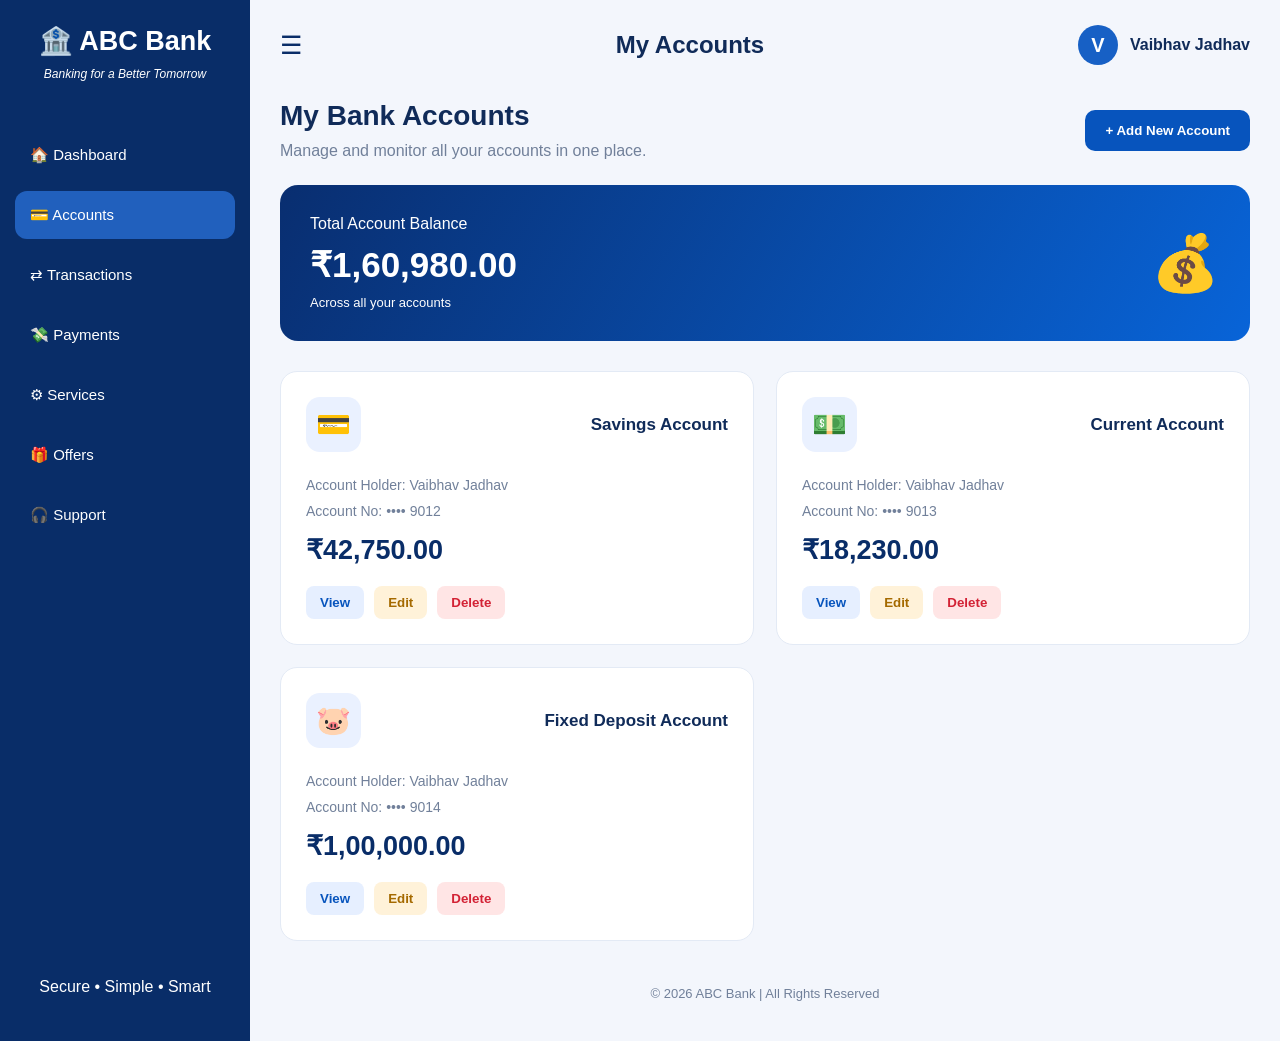
<file: account.html>
<!DOCTYPE html>
<html lang="en">
<head>
    <meta charset="UTF-8">
    <meta name="viewport" content="width=device-width, initial-scale=1.0">
    <title>My Accounts | ABC Bank</title>

    <link rel="stylesheet" href="assest/css/style.css">
    <link rel="stylesheet" href="assest/css/account.css">
</head>
<body>

<div class="dashboard">

    <!-- Sidebar -->
    <aside class="sidebar">

        <div class="logo">
            <h1>🏦 ABC Bank</h1>
            <p>Banking for a Better Tomorrow</p>
        </div>

        <nav>
            <a href="index.html">🏠 Dashboard</a>
            <a href="account.html" class="active">💳 Accounts</a>
            <a href="transactions.html">⇄ Transactions</a>
            <a href="payments.html">💸 Payments</a>
            <a href="services.html">⚙ Services</a>
            <a href="offers.html">🎁 Offers</a>
            <a href="support.html">🎧 Support</a>
        </nav>

        <div class="sidebar-bottom">
            Secure • Simple • Smart
        </div>

    </aside>

    <!-- Main Content -->
    <main class="main-content">

        <header class="header">
            <button class="menu-btn" onclick="toggleSidebar()">☰</button>

            <h2>My Accounts</h2>

            <div class="profile">
                <div class="avatar">V</div>
                <strong>Vaibhav Jadhav</strong>
            </div>
        </header>

        <!-- Welcome -->
        <section class="account-welcome">
            <div>
                <h1>My Bank Accounts</h1>
                <p>Manage and monitor all your accounts in one place.</p>
            </div>

            <button class="add-btn" onclick="openForm()">
                + Add New Account
            </button>
        </section>

        <!-- Total Balance -->
        <section class="total-balance">
            <div>
                <p>Total Account Balance</p>
                <h1 id="totalBalance">₹0.00</h1>
                <span>Across all your accounts</span>
            </div>
            <div class="balance-icon">💰</div>
        </section>

        <!-- Account Cards -->
        <section class="accounts-grid" id="accountsGrid"></section>

        <!-- Account Form -->
        <div class="modal" id="accountModal">

            <div class="modal-content">

                <div class="modal-header">
                    <h2 id="formTitle">Add New Account</h2>
                    <button class="close-btn" onclick="closeForm()">×</button>
                </div>

                <form id="accountForm">

                    <input type="hidden" id="editIndex">

                    <label>Account Holder Name</label>
                    <input type="text" id="holderName"
                        placeholder="Enter name" required>

                    <label>Account Number</label>
                    <input type="text" id="accountNumber"
                        placeholder="Enter 12 digit account number"
                        maxlength="12" minlength="12"
                        pattern="[0-9]{12}" required>

                    <label>Account Type</label>
                    <select id="accountType" required>
                        <option value="">Select Account Type</option>
                        <option value="Savings">Savings Account</option>
                        <option value="Current">Current Account</option>
                        <option value="Fixed Deposit">Fixed Deposit</option>
                    </select>

                    <label>Available Balance (₹)</label>
                    <input type="number" id="accountBalance"
                        placeholder="Enter balance" min="0"
                        step="0.01" required>

                    <div class="form-buttons">
                        <button type="submit" class="save-btn">
                            Save Account
                        </button>

                        <button type="button" class="cancel-btn"
                            onclick="closeForm()">
                            Cancel
                        </button>
                    </div>

                </form>

            </div>
        </div>

        <!-- Account Details -->
        <div class="modal" id="detailsModal">

            <div class="modal-content">

                <div class="modal-header">
                    <h2>Account Details</h2>
                    <button class="close-btn"
                        onclick="closeDetails()">×</button>
                </div>

                <div id="accountDetails"></div>

            </div>

        </div>

        <footer>
            © 2026 ABC Bank | All Rights Reserved
        </footer>

    </main>

</div>

<script src="assest/js/account.js"></script>

</body>
</html>
</file>
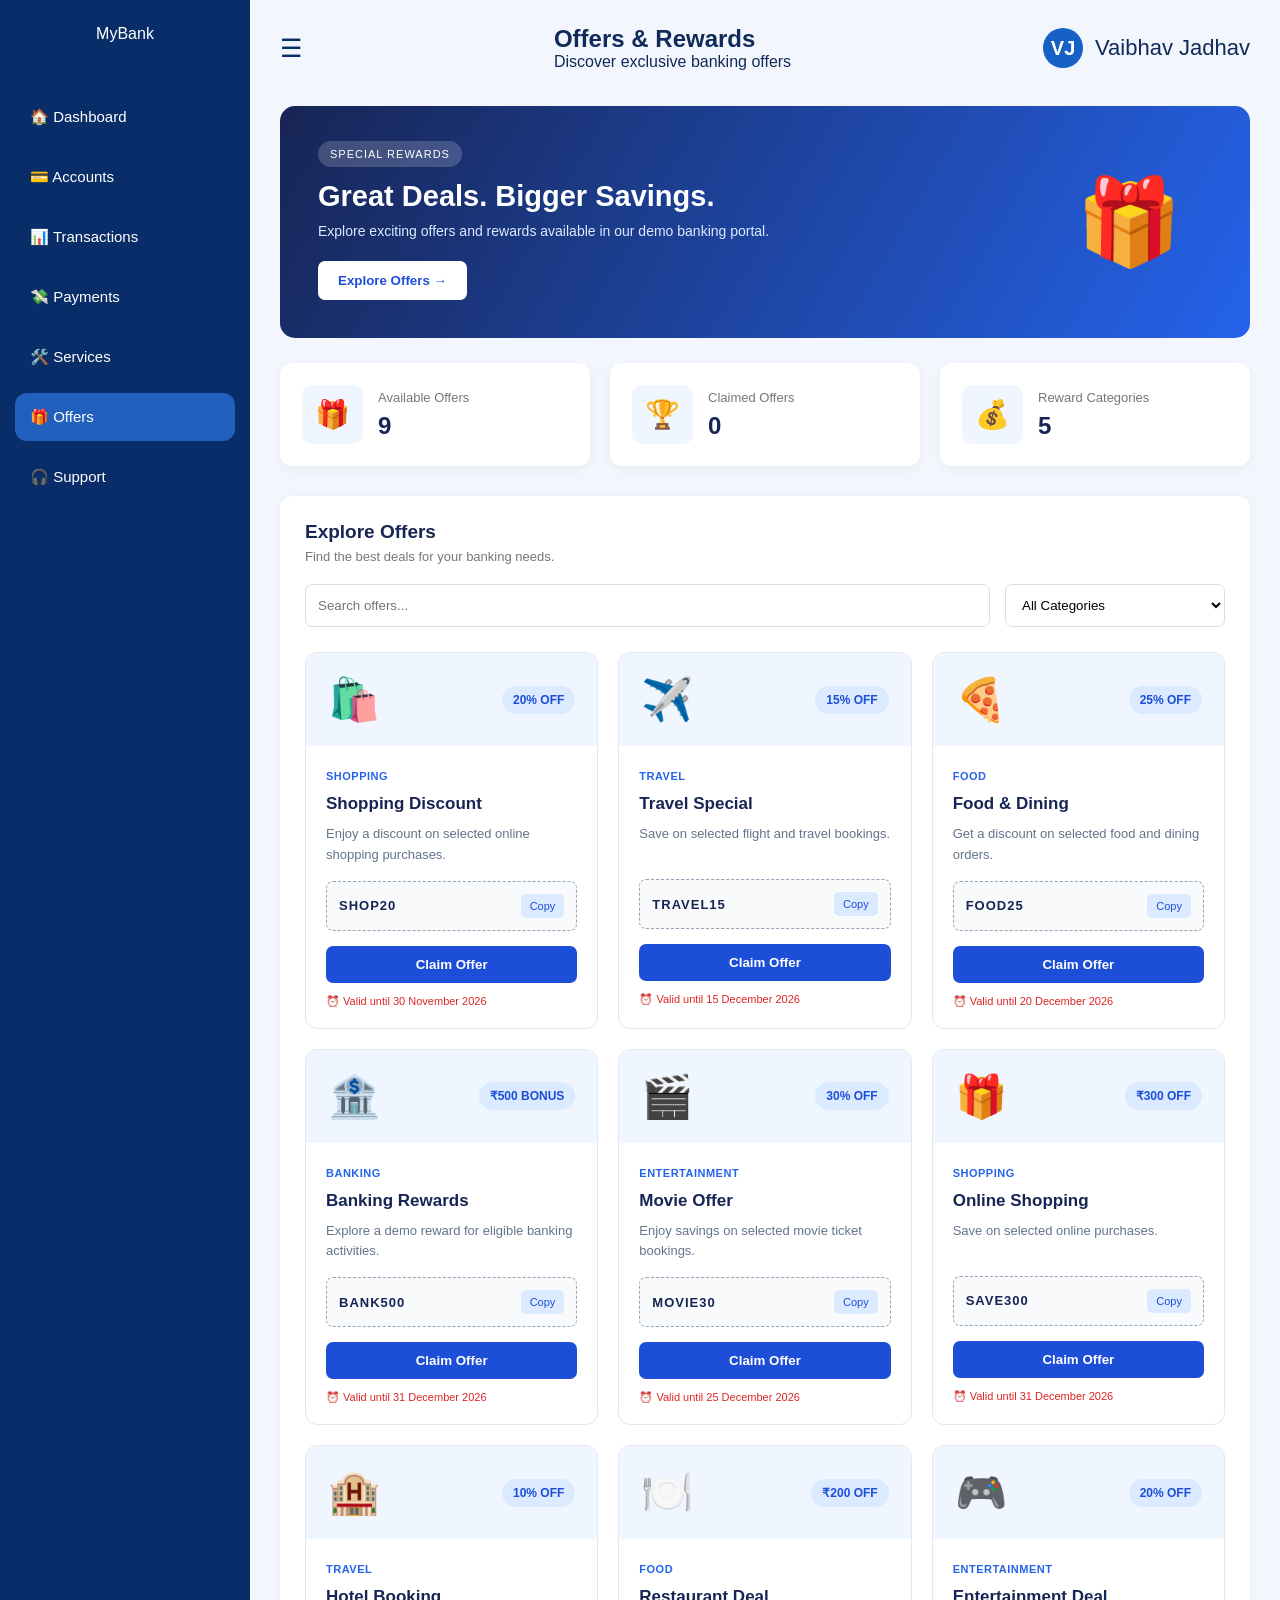
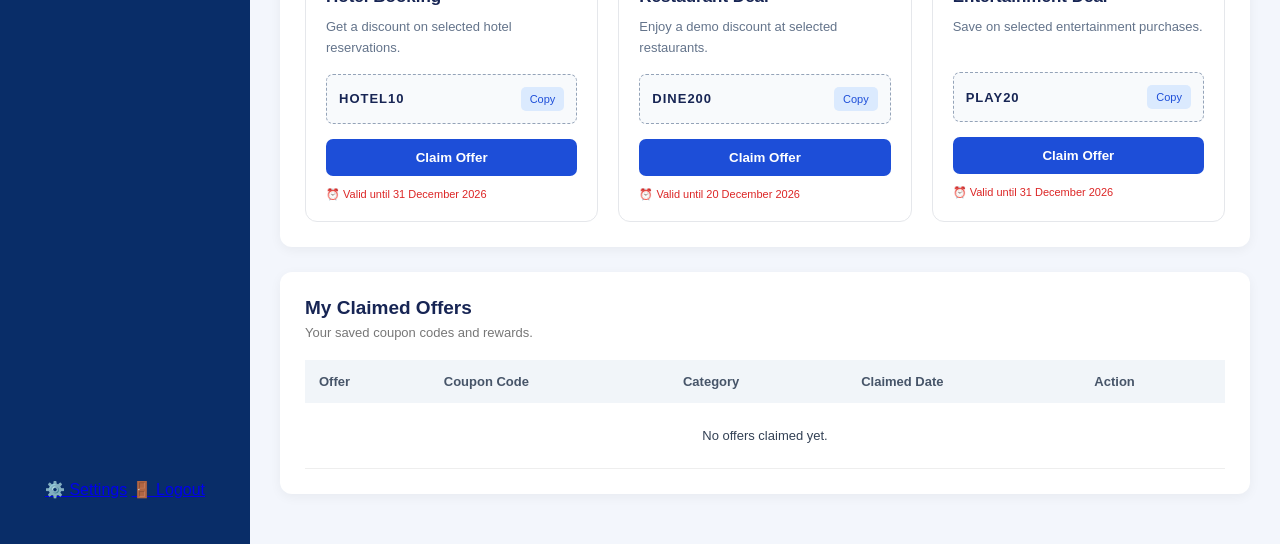
<file: offers.html>
<!DOCTYPE html>
<html lang="en">
<head>
    <meta charset="UTF-8">
    <meta name="viewport" content="width=device-width, initial-scale=1.0">
    <title>Offers | MyBank</title>

    <link rel="stylesheet" href="assest/css/style.css">
    <link rel="stylesheet" href="assest/css/offers.css">
</head>
<body>

<div class="dashboard">

    <!-- Sidebar -->
    <aside class="sidebar" id="sidebar">
        <div class="logo">My<span>Bank</span></div>

        <nav class="menu">
            <a href="index.html">🏠 Dashboard</a>
            <a href="account.html">💳 Accounts</a>
            <a href="transactions.html">📊 Transactions</a>
            <a href="payments.html">💸 Payments</a>
            <a href="services.html">🛠️ Services</a>
            <a href="offers.html" class="active">🎁 Offers</a>
            <a href="support.html">🎧 Support</a>
        </nav>

        <div class="sidebar-bottom">
            <a href="#">⚙️ Settings</a>
            <a href="#" onclick="logout()">🚪 Logout</a>
        </div>
    </aside>

    <!-- Main Content -->
    <main class="main-content">

        <header class="header">
            <button class="menu-btn" onclick="toggleSidebar()">☰</button>

            <div>
                <h2>Offers & Rewards</h2>
                <p>Discover exclusive banking offers</p>
            </div>

            <div class="profile">
                <div class="avatar">VJ</div>
                <span>Vaibhav Jadhav</span>
            </div>
        </header>

        <!-- Banner -->
        <section class="offer-banner">
            <div>
                <span class="banner-tag">SPECIAL REWARDS</span>
                <h1>Great Deals. Bigger Savings.</h1>
                <p>Explore exciting offers and rewards available in our demo banking portal.</p>
                <button onclick="document.getElementById('offersSection').scrollIntoView({behavior:'smooth'})">
                    Explore Offers →
                </button>
            </div>

            <div class="banner-image">🎁</div>
        </section>

        <!-- Statistics -->
        <section class="offer-stats">

            <div class="offer-stat-card">
                <div class="stat-icon">🎁</div>
                <div>
                    <p>Available Offers</p>
                    <h2 id="totalOffers">0</h2>
                </div>
            </div>

            <div class="offer-stat-card">
                <div class="stat-icon">🏆</div>
                <div>
                    <p>Claimed Offers</p>
                    <h2 id="claimedOffers">0</h2>
                </div>
            </div>

            <div class="offer-stat-card">
                <div class="stat-icon">💰</div>
                <div>
                    <p>Reward Categories</p>
                    <h2 id="totalCategories">0</h2>
                </div>
            </div>

        </section>

        <!-- Available Offers -->
        <section class="offers-section" id="offersSection">

            <div class="section-heading">
                <div>
                    <h2>Explore Offers</h2>
                    <p>Find the best deals for your banking needs.</p>
                </div>
            </div>

            <div class="offer-filters">

                <input
                    type="text"
                    id="offerSearch"
                    placeholder="Search offers..."
                    oninput="displayOffers()"
                >

                <select id="offerCategory" onchange="displayOffers()">
                    <option value="All">All Categories</option>
                    <option value="Shopping">Shopping</option>
                    <option value="Travel">Travel</option>
                    <option value="Food">Food & Dining</option>
                    <option value="Banking">Banking</option>
                    <option value="Entertainment">Entertainment</option>
                </select>

            </div>

            <div class="offer-grid" id="offerGrid"></div>

        </section>

        <!-- Claimed Offers -->
        <section class="claimed-section">

            <div class="section-heading">
                <div>
                    <h2>My Claimed Offers</h2>
                    <p>Your saved coupon codes and rewards.</p>
                </div>
            </div>

            <div class="claimed-container">
                <table>
                    <thead>
                        <tr>
                            <th>Offer</th>
                            <th>Coupon Code</th>
                            <th>Category</th>
                            <th>Claimed Date</th>
                            <th>Action</th>
                        </tr>
                    </thead>

                    <tbody id="claimedTable"></tbody>
                </table>
            </div>

        </section>

    </main>
</div>

<script src="assest/js/main.js"></script>
<script src="assest/js/offers.js"></script>

</body>
</html>
</file>
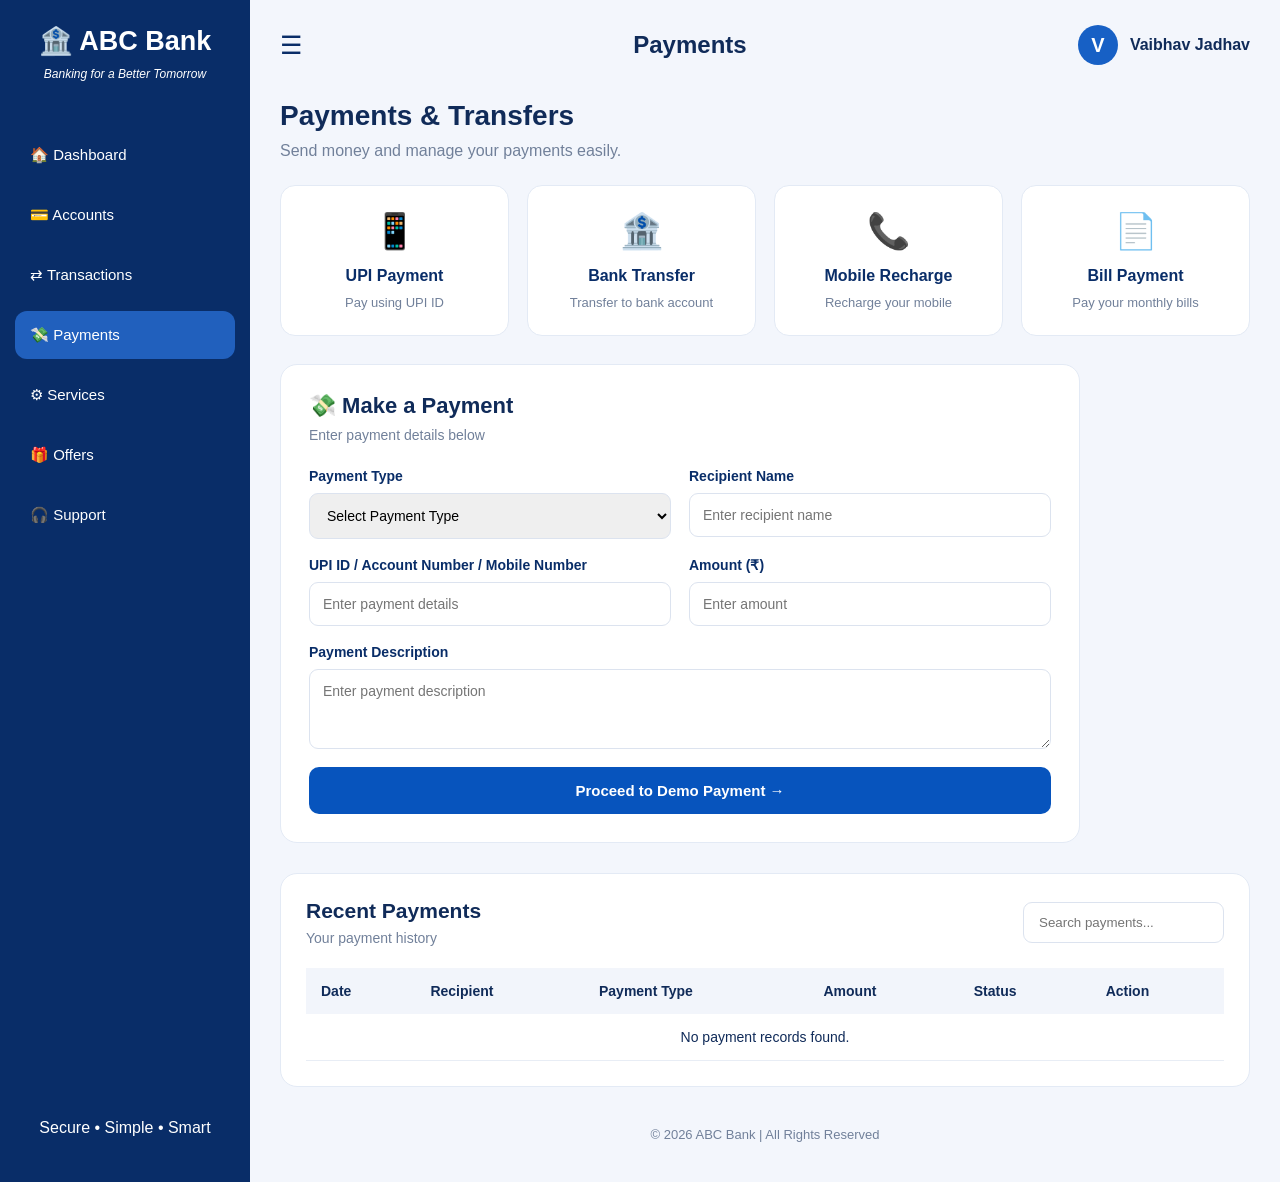
<file: payments.html>
<!DOCTYPE html>
<html lang="en">
<head>
    <meta charset="UTF-8">
    <meta name="viewport" content="width=device-width, initial-scale=1.0">
    <title>Payments | ABC Bank</title>

    <link rel="stylesheet" href="assest/css/style.css">
    <link rel="stylesheet" href="assest/css/payment.css">
</head>
<body>

<div class="dashboard">

    <!-- Sidebar -->
    <aside class="sidebar">

        <div class="logo">
            <h1>🏦 ABC Bank</h1>
            <p>Banking for a Better Tomorrow</p>
        </div>

        <nav>
            <a href="index.html">🏠 Dashboard</a>
            <a href="account.html">💳 Accounts</a>
            <a href="transactions.html">⇄ Transactions</a>
            <a href="payments.html" class="active">💸 Payments</a>
            <a href="services.html">⚙ Services</a>
            <a href="offers.html">🎁 Offers</a>
            <a href="support.html">🎧 Support</a>
        </nav>

        <div class="sidebar-bottom">
            Secure • Simple • Smart
        </div>

    </aside>

    <!-- Main Content -->
    <main class="main-content">

        <header class="header">
            <button class="menu-btn" onclick="toggleSidebar()">☰</button>

            <h2>Payments</h2>

            <div class="profile">
                <div class="avatar">V</div>
                <strong>Vaibhav Jadhav</strong>
            </div>
        </header>

        <!-- Welcome -->
        <section class="payment-welcome">
            <div>
                <h1>Payments & Transfers</h1>
                <p>Send money and manage your payments easily.</p>
            </div>
        </section>

        <!-- Payment Options -->
        <section class="payment-options">

            <div class="payment-option" onclick="selectPayment('UPI Payment')">
                <span>📱</span>
                <h3>UPI Payment</h3>
                <p>Pay using UPI ID</p>
            </div>

            <div class="payment-option" onclick="selectPayment('Bank Transfer')">
                <span>🏦</span>
                <h3>Bank Transfer</h3>
                <p>Transfer to bank account</p>
            </div>

            <div class="payment-option" onclick="selectPayment('Mobile Recharge')">
                <span>📞</span>
                <h3>Mobile Recharge</h3>
                <p>Recharge your mobile</p>
            </div>

            <div class="payment-option" onclick="selectPayment('Bill Payment')">
                <span>📄</span>
                <h3>Bill Payment</h3>
                <p>Pay your monthly bills</p>
            </div>

        </section>

        <!-- Payment Form -->
        <section class="payment-container">

            <div class="payment-heading">
                <h2>💸 Make a Payment</h2>
                <p>Enter payment details below</p>
            </div>

            <form id="paymentForm">

                <div class="form-group">
                    <label>Payment Type</label>
                    <select id="paymentType" required>
                        <option value="">Select Payment Type</option>
                        <option value="UPI Payment">UPI Payment</option>
                        <option value="Bank Transfer">Bank Transfer</option>
                        <option value="Mobile Recharge">Mobile Recharge</option>
                        <option value="Bill Payment">Bill Payment</option>
                    </select>
                </div>

                <div class="form-group">
                    <label>Recipient Name</label>
                    <input type="text" id="recipient"
                        placeholder="Enter recipient name" required>
                </div>

                <div class="form-group">
                    <label>UPI ID / Account Number / Mobile Number</label>
                    <input type="text" id="receiverDetails"
                        placeholder="Enter payment details" required>
                </div>

                <div class="form-group">
                    <label>Amount (₹)</label>
                    <input type="number" id="amount"
                        placeholder="Enter amount" min="1"
                        step="0.01" required>
                </div>

                <div class="form-group">
                    <label>Payment Description</label>
                    <textarea id="description"
                        placeholder="Enter payment description"></textarea>
                </div>

                <button type="submit" class="pay-btn">
                    Proceed to Demo Payment →
                </button>

            </form>

        </section>

        <!-- Payment History -->
        <section class="payment-history">

            <div class="history-heading">
                <div>
                    <h2>Recent Payments</h2>
                    <p>Your payment history</p>
                </div>

                <input type="text" id="paymentSearch"
                    placeholder="Search payments..."
                    onkeyup="searchPayments()">
            </div>

            <div class="table-container">
                <table>
                    <thead>
                        <tr>
                            <th>Date</th>
                            <th>Recipient</th>
                            <th>Payment Type</th>
                            <th>Amount</th>
                            <th>Status</th>
                            <th>Action</th>
                        </tr>
                    </thead>

                    <tbody id="paymentTable"></tbody>
                </table>
            </div>

        </section>

        <footer>
            © 2026 ABC Bank | All Rights Reserved
        </footer>

    </main>
</div>

<script src="assest/js/payment.js"></script>

</body>
</html>
</file>
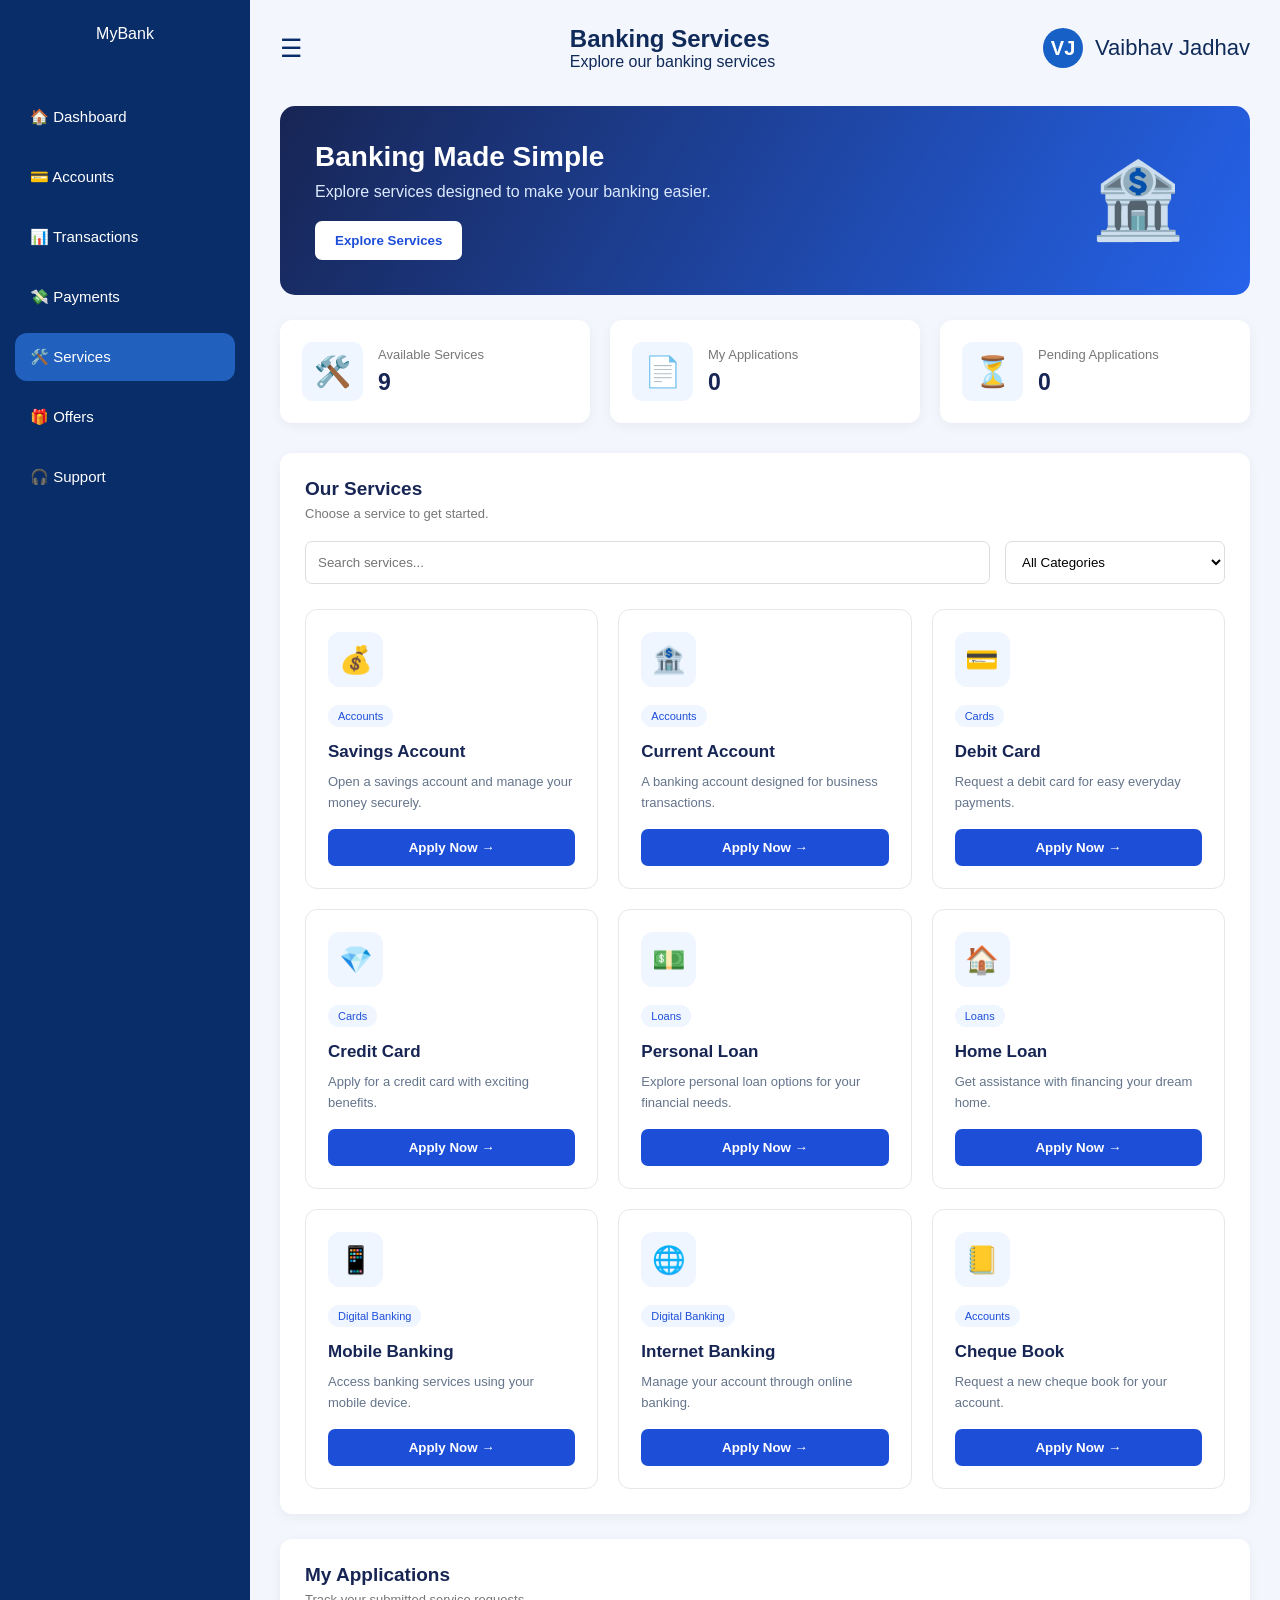
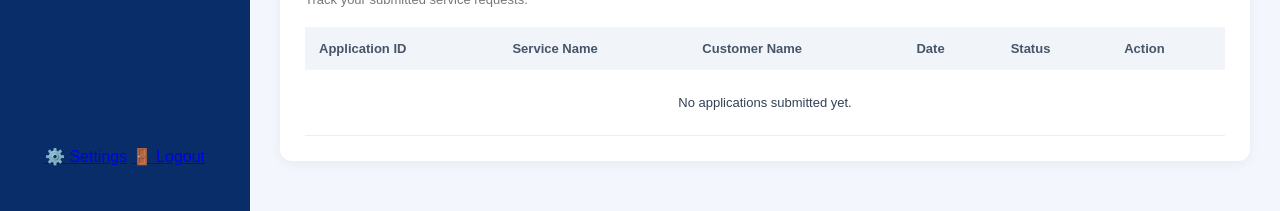
<file: services.html>
<!DOCTYPE html>
<html lang="en">
<head>
    <meta charset="UTF-8">
    <meta name="viewport" content="width=device-width, initial-scale=1.0">
    <title>Banking Services | MyBank</title>

    <link rel="stylesheet" href="assest/css/style.css">
    <link rel="stylesheet" href="assest/css/services.css">
</head>
<body>

<div class="dashboard">

    <!-- Sidebar -->
    <aside class="sidebar" id="sidebar">
        <div class="logo">My<span>Bank</span></div>

        <nav class="menu">
            <a href="index.html">🏠 Dashboard</a>
            <a href="account.html">💳 Accounts</a>
            <a href="transactions.html">📊 Transactions</a>
            <a href="payments.html">💸 Payments</a>
            <a href="services.html" class="active">🛠️ Services</a>
            <a href="offers.html">🎁 Offers</a>
            <a href="support.html">🎧 Support</a>
        </nav>

        <div class="sidebar-bottom">
            <a href="#">⚙️ Settings</a>
            <a href="#" onclick="logout()">🚪 Logout</a>
        </div>
    </aside>

    <!-- Main Content -->
    <main class="main-content">

        <header class="header">
            <button class="menu-btn" onclick="toggleSidebar()">☰</button>

            <div>
                <h2>Banking Services</h2>
                <p>Explore our banking services</p>
            </div>

            <div class="profile">
                <div class="avatar">VJ</div>
                <span>Vaibhav Jadhav</span>
            </div>
        </header>

        <!-- Welcome Banner -->
        <section class="services-banner">
            <div>
                <h1>Banking Made Simple</h1>
                <p>Explore services designed to make your banking easier.</p>
                <button onclick="document.getElementById('servicesList').scrollIntoView({behavior:'smooth'})">
                    Explore Services
                </button>
            </div>
            <div class="banner-icon">🏦</div>
        </section>

        <!-- Service Statistics -->
        <section class="service-stats">

            <div class="stat-card">
                <span>🛠️</span>
                <div>
                    <p>Available Services</p>
                    <h2 id="totalServices">0</h2>
                </div>
            </div>

            <div class="stat-card">
                <span>📄</span>
                <div>
                    <p>My Applications</p>
                    <h2 id="totalApplications">0</h2>
                </div>
            </div>

            <div class="stat-card">
                <span>⏳</span>
                <div>
                    <p>Pending Applications</p>
                    <h2 id="pendingApplications">0</h2>
                </div>
            </div>

        </section>

        <!-- Services -->
        <section class="services-section" id="servicesList">

            <div class="section-heading">
                <div>
                    <h2>Our Services</h2>
                    <p>Choose a service to get started.</p>
                </div>
            </div>

            <!-- Search and Filter -->
            <div class="service-filters">

                <input
                    type="text"
                    id="serviceSearch"
                    placeholder="Search services..."
                    oninput="displayServices()"
                >

                <select id="serviceCategory" onchange="displayServices()">
                    <option value="All">All Categories</option>
                    <option value="Accounts">Accounts</option>
                    <option value="Cards">Cards</option>
                    <option value="Loans">Loans</option>
                    <option value="Digital Banking">Digital Banking</option>
                </select>

            </div>

            <div class="service-grid" id="serviceGrid"></div>

        </section>

        <!-- My Applications -->
        <section class="applications-section">

            <div class="section-heading">
                <div>
                    <h2>My Applications</h2>
                    <p>Track your submitted service requests.</p>
                </div>
            </div>

            <div class="applications-container">
                <table>
                    <thead>
                        <tr>
                            <th>Application ID</th>
                            <th>Service Name</th>
                            <th>Customer Name</th>
                            <th>Date</th>
                            <th>Status</th>
                            <th>Action</th>
                        </tr>
                    </thead>

                    <tbody id="applicationTable"></tbody>
                </table>
            </div>

        </section>

    </main>
</div>

<!-- Application Modal -->
<div class="modal" id="applicationModal">

    <div class="modal-content">

        <div class="modal-header">
            <h2>Apply for Service</h2>
            <button class="close-btn" onclick="closeApplicationForm()">×</button>
        </div>

        <form id="applicationForm">

            <input type="hidden" id="serviceName">

            <label>Selected Service</label>
            <input type="text" id="selectedService" readonly>

            <label>Full Name</label>
            <input type="text" id="customerName" placeholder="Enter your full name" required>

            <label>Email Address</label>
            <input type="email" id="customerEmail" placeholder="Enter your email" required>

            <label>Mobile Number</label>
            <input
                type="tel"
                id="customerMobile"
                placeholder="Enter 10-digit mobile number"
                pattern="[6-9][0-9]{9}"
                maxlength="10"
                required
            >

            <label>Additional Details</label>
            <textarea id="additionalDetails" rows="3"
                placeholder="Enter additional details (optional)"></textarea>

            <div class="form-buttons">
                <button type="button" class="cancel-btn" onclick="closeApplicationForm()">
                    Cancel
                </button>

                <button type="submit" class="submit-btn">
                    Submit Application
                </button>
            </div>

        </form>

    </div>
</div>

<script src="assest/js/main.js"></script>
<script src="assest/js/services.js"></script>

</body>
</html>
</file>
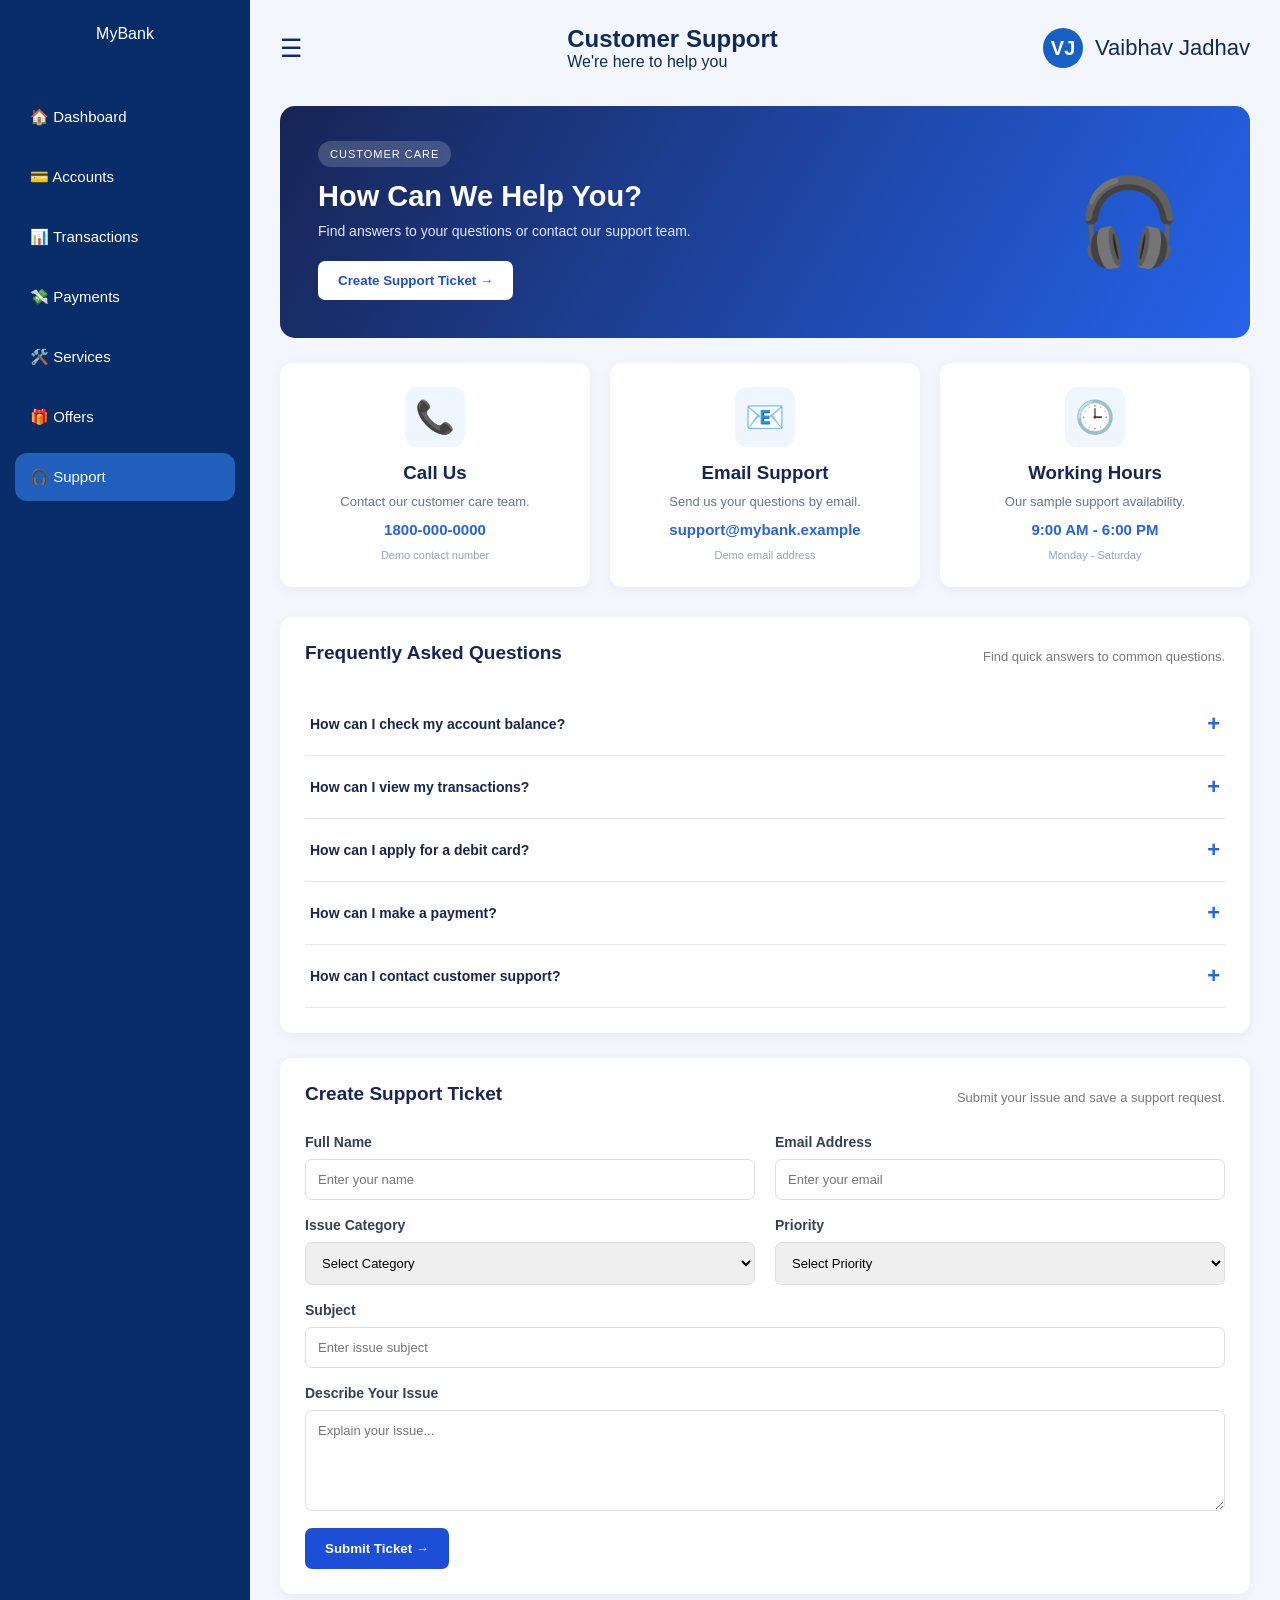
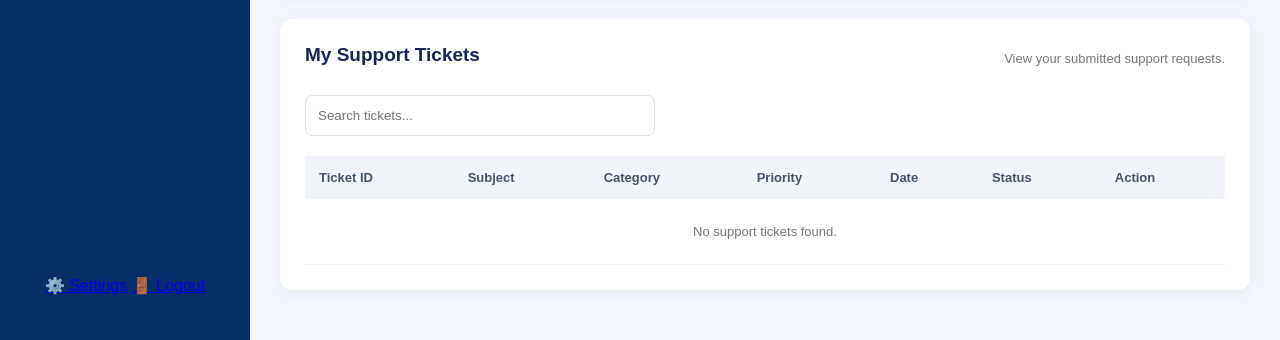
<file: support.html>
<!DOCTYPE html>
<html lang="en">
<head>
    <meta charset="UTF-8">
    <meta name="viewport" content="width=device-width, initial-scale=1.0">
    <title>Customer Support | MyBank</title>

    <link rel="stylesheet" href="assest/css/style.css">
    <link rel="stylesheet" href="assest/css/support.css">
</head>
<body>

<div class="dashboard">

    <!-- Sidebar -->
    <aside class="sidebar" id="sidebar">

        <div class="logo">My<span>Bank</span></div>

        <nav class="menu">
            <a href="index.html">🏠 Dashboard</a>
            <a href="account.html">💳 Accounts</a>
            <a href="transactions.html">📊 Transactions</a>
            <a href="payments.html">💸 Payments</a>
            <a href="services.html">🛠️ Services</a>
            <a href="offers.html">🎁 Offers</a>
            <a href="support.html" class="active">🎧 Support</a>
        </nav>

        <div class="sidebar-bottom">
            <a href="#">⚙️ Settings</a>
            <a href="#" onclick="logout()">🚪 Logout</a>
        </div>

    </aside>

    <!-- Main Content -->
    <main class="main-content">

        <header class="header">

            <button class="menu-btn" onclick="toggleSidebar()">☰</button>

            <div>
                <h2>Customer Support</h2>
                <p>We're here to help you</p>
            </div>

            <div class="profile">
                <div class="avatar">VJ</div>
                <span>Vaibhav Jadhav</span>
            </div>

        </header>

        <!-- Support Banner -->
        <section class="support-banner">

            <div>
                <span class="banner-label">CUSTOMER CARE</span>

                <h1>How Can We Help You?</h1>

                <p>
                    Find answers to your questions or contact our support team.
                </p>

                <button onclick="document.getElementById('ticketSection').scrollIntoView({behavior:'smooth'})">
                    Create Support Ticket →
                </button>
            </div>

            <div class="support-banner-icon">🎧</div>

        </section>

        <!-- Support Cards -->
        <section class="support-cards">

            <div class="support-card">
                <div class="support-icon">📞</div>
                <h3>Call Us</h3>
                <p>Contact our customer care team.</p>
                <h4>1800-000-0000</h4>
                <span>Demo contact number</span>
            </div>

            <div class="support-card">
                <div class="support-icon">📧</div>
                <h3>Email Support</h3>
                <p>Send us your questions by email.</p>
                <h4>support@mybank.example</h4>
                <span>Demo email address</span>
            </div>

            <div class="support-card">
                <div class="support-icon">🕒</div>
                <h3>Working Hours</h3>
                <p>Our sample support availability.</p>
                <h4>9:00 AM - 6:00 PM</h4>
                <span>Monday - Saturday</span>
            </div>

        </section>

        <!-- FAQ Section -->
        <section class="faq-section">

            <div class="section-heading">
                <h2>Frequently Asked Questions</h2>
                <p>Find quick answers to common questions.</p>
            </div>

            <div class="faq-list">

                <div class="faq-item">
                    <button class="faq-question" onclick="toggleFAQ(this)">
                        How can I check my account balance?
                        <span>+</span>
                    </button>

                    <div class="faq-answer">
                        Open the Accounts page in this demo dashboard to view sample account balances.
                    </div>
                </div>

                <div class="faq-item">
                    <button class="faq-question" onclick="toggleFAQ(this)">
                        How can I view my transactions?
                        <span>+</span>
                    </button>

                    <div class="faq-answer">
                        Visit the Transactions page to view, search, filter, add, and manage demo transactions.
                    </div>
                </div>

                <div class="faq-item">
                    <button class="faq-question" onclick="toggleFAQ(this)">
                        How can I apply for a debit card?
                        <span>+</span>
                    </button>

                    <div class="faq-answer">
                        Open the Services page and select Debit Card to submit a sample application.
                    </div>
                </div>

                <div class="faq-item">
                    <button class="faq-question" onclick="toggleFAQ(this)">
                        How can I make a payment?
                        <span>+</span>
                    </button>

                    <div class="faq-answer">
                        Visit the Payments page and use the sample payment form. No real money is transferred.
                    </div>
                </div>

                <div class="faq-item">
                    <button class="faq-question" onclick="toggleFAQ(this)">
                        How can I contact customer support?
                        <span>+</span>
                    </button>

                    <div class="faq-answer">
                        Use the support ticket form below to create a sample support request.
                    </div>
                </div>

            </div>

        </section>

        <!-- Create Ticket -->
        <section class="ticket-section" id="ticketSection">

            <div class="section-heading">
                <h2>Create Support Ticket</h2>
                <p>Submit your issue and save a support request.</p>
            </div>

            <form id="ticketForm">

                <div class="form-row">

                    <div class="form-group">
                        <label>Full Name</label>
                        <input type="text" id="customerName"
                            placeholder="Enter your name" required>
                    </div>

                    <div class="form-group">
                        <label>Email Address</label>
                        <input type="email" id="customerEmail"
                            placeholder="Enter your email" required>
                    </div>

                </div>

                <div class="form-row">

                    <div class="form-group">
                        <label>Issue Category</label>

                        <select id="issueCategory" required>
                            <option value="">Select Category</option>
                            <option value="Account">Account Issue</option>
                            <option value="Payment">Payment Issue</option>
                            <option value="Card">Card Issue</option>
                            <option value="Transaction">Transaction Issue</option>
                            <option value="Login">Login Issue</option>
                            <option value="Other">Other</option>
                        </select>
                    </div>

                    <div class="form-group">
                        <label>Priority</label>

                        <select id="priority" required>
                            <option value="">Select Priority</option>
                            <option value="Low">Low</option>
                            <option value="Medium">Medium</option>
                            <option value="High">High</option>
                        </select>
                    </div>

                </div>

                <div class="form-group">
                    <label>Subject</label>
                    <input type="text" id="subject"
                        placeholder="Enter issue subject" required>
                </div>

                <div class="form-group">
                    <label>Describe Your Issue</label>
                    <textarea id="message" rows="5"
                        placeholder="Explain your issue..." required></textarea>
                </div>

                <button type="submit" class="submit-ticket-btn">
                    Submit Ticket →
                </button>

            </form>

        </section>

        <!-- My Tickets -->
        <section class="my-tickets">

            <div class="section-heading">
                <h2>My Support Tickets</h2>
                <p>View your submitted support requests.</p>
            </div>

            <div class="ticket-search">
                <input type="text" id="ticketSearch"
                    placeholder="Search tickets..."
                    oninput="displayTickets()">
            </div>

            <div class="ticket-table-container">

                <table>

                    <thead>
                        <tr>
                            <th>Ticket ID</th>
                            <th>Subject</th>
                            <th>Category</th>
                            <th>Priority</th>
                            <th>Date</th>
                            <th>Status</th>
                            <th>Action</th>
                        </tr>
                    </thead>

                    <tbody id="ticketTable"></tbody>

                </table>

            </div>

        </section>

    </main>
</div>

<script src="assest/js/main.js"></script>
<script src="assest/js/support.js"></script>

</body>
</html>
</file>
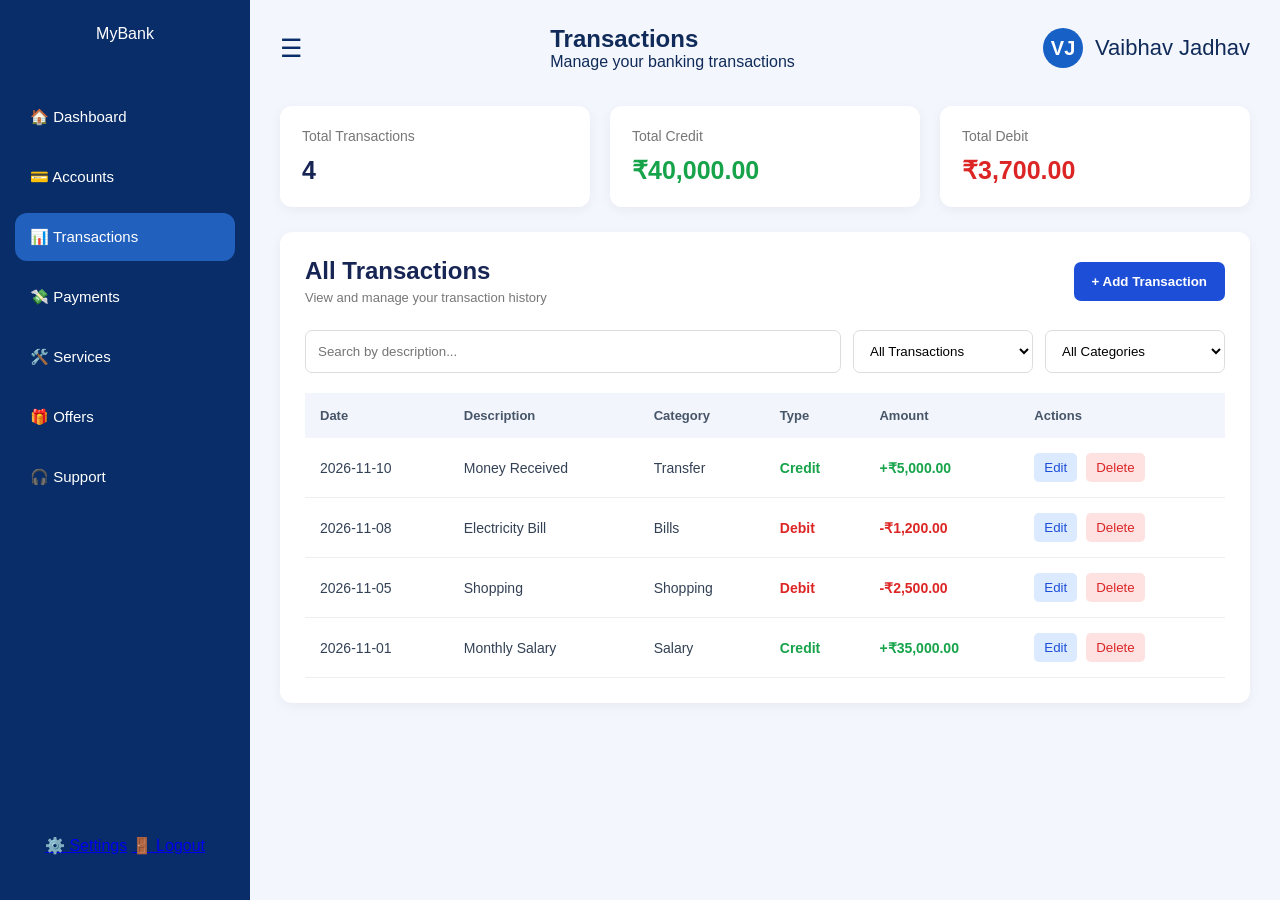
<file: transactions.html>
<!DOCTYPE html>
<html lang="en">
<head>
    <meta charset="UTF-8">
    <meta name="viewport" content="width=device-width, initial-scale=1.0">
    <title>Transactions | MyBank</title>

    <link rel="stylesheet" href="assest/css/style.css">
    <link rel="stylesheet" href="assest/css/transactions.css">
</head>
<body>

<div class="dashboard">

    <!-- Sidebar -->
    <aside class="sidebar" id="sidebar">
        <div class="logo">My<span>Bank</span></div>

        <nav class="menu">
            <a href="index.html">🏠 Dashboard</a>
            <a href="account.html">💳 Accounts</a>
            <a href="transactions.html" class="active">📊 Transactions</a>
            <a href="payments.html">💸 Payments</a>
            <a href="services.html">🛠️ Services</a>
            <a href="offers.html">🎁 Offers</a>
            <a href="support.html">🎧 Support</a>
        </nav>

        <div class="sidebar-bottom">
            <a href="#">⚙️ Settings</a>
            <a href="#" onclick="logout()">🚪 Logout</a>
        </div>
    </aside>

    <!-- Main Content -->
    <main class="main-content">

        <header class="header">
            <button class="menu-btn" onclick="toggleSidebar()">☰</button>
            <div>
                <h2>Transactions</h2>
                <p>Manage your banking transactions</p>
            </div>

            <div class="profile">
                <div class="avatar">VJ</div>
                <span>Vaibhav Jadhav</span>
            </div>
        </header>

        <!-- Summary Cards -->
        <section class="transaction-summary">

            <div class="summary-card">
                <p>Total Transactions</p>
                <h2 id="totalTransactions">0</h2>
            </div>

            <div class="summary-card income">
                <p>Total Credit</p>
                <h2 id="totalCredit">₹0</h2>
            </div>

            <div class="summary-card expense">
                <p>Total Debit</p>
                <h2 id="totalDebit">₹0</h2>
            </div>

        </section>

        <!-- Transaction Section -->
        <section class="transaction-section">

            <div class="section-header">
                <div>
                    <h2>All Transactions</h2>
                    <p>View and manage your transaction history</p>
                </div>

                <button class="add-btn" onclick="openForm()">
                    + Add Transaction
                </button>
            </div>

            <!-- Search and Filter -->
            <div class="filters">

                <input
                    type="text"
                    id="searchInput"
                    placeholder="Search by description..."
                    oninput="displayTransactions()"
                >

                <select id="typeFilter" onchange="displayTransactions()">
                    <option value="All">All Transactions</option>
                    <option value="Credit">Credit</option>
                    <option value="Debit">Debit</option>
                </select>

                <select id="categoryFilter" onchange="displayTransactions()">
                    <option value="All">All Categories</option>
                    <option value="Salary">Salary</option>
                    <option value="Shopping">Shopping</option>
                    <option value="Food">Food</option>
                    <option value="Bills">Bills</option>
                    <option value="Transfer">Transfer</option>
                    <option value="Other">Other</option>
                </select>

            </div>

            <!-- Table -->
            <div class="table-container">
                <table>
                    <thead>
                        <tr>
                            <th>Date</th>
                            <th>Description</th>
                            <th>Category</th>
                            <th>Type</th>
                            <th>Amount</th>
                            <th>Actions</th>
                        </tr>
                    </thead>

                    <tbody id="transactionTable"></tbody>
                </table>
            </div>

        </section>

    </main>
</div>

<!-- Add/Edit Modal -->
<div class="modal" id="transactionModal">

    <div class="modal-content">

        <div class="modal-header">
            <h2 id="modalTitle">Add Transaction</h2>
            <button type="button" class="close-btn" onclick="closeForm()">×</button>
        </div>

        <form id="transactionForm">

            <input type="hidden" id="transactionId">

            <label>Description</label>
            <input type="text" id="description" placeholder="Enter description" required>

            <label>Category</label>
            <select id="category" required>
                <option value="">Select Category</option>
                <option value="Salary">Salary</option>
                <option value="Shopping">Shopping</option>
                <option value="Food">Food</option>
                <option value="Bills">Bills</option>
                <option value="Transfer">Transfer</option>
                <option value="Other">Other</option>
            </select>

            <label>Transaction Type</label>
            <select id="transactionType" required>
                <option value="">Select Type</option>
                <option value="Credit">Credit</option>
                <option value="Debit">Debit</option>
            </select>

            <label>Amount (₹)</label>
            <input type="number" id="amount" min="0.01" step="0.01" placeholder="Enter amount" required>

            <label>Date</label>
            <input type="date" id="transactionDate" required>

            <div class="form-buttons">
                <button type="button" class="cancel-btn" onclick="closeForm()">Cancel</button>
                <button type="submit" class="save-btn">Save Transaction</button>
            </div>

        </form>

    </div>
</div>

<script src="assest/js/main.js"></script>
<script src="assest/js/transactions.js"></script>

</body>
</html>
</file>
<file: assest/css/style.css>
* {
    margin: 0;
    padding: 0;
    box-sizing: border-box;
    font-family: Arial, sans-serif;
}

body {
    background: #f3f6fc;
    color: #102b59;
}

.dashboard {
    display: flex;
    min-height: 100vh;
}

/* Sidebar */

.sidebar {
    width: 250px;
    background: #092d68;
    color: white;
    min-height: 100vh;
    padding: 25px 15px;
    display: flex;
    flex-direction: column;
    flex-shrink: 0;
}

.logo {
    text-align: center;
    margin-bottom: 50px;
}

.logo h1 {
    font-size: 27px;
    margin-bottom: 10px;
}

.logo p {
    font-size: 12px;
    font-style: italic;
}

.sidebar nav {
    display: flex;
    flex-direction: column;
    gap: 12px;
}

.sidebar nav a {
    color: white;
    text-decoration: none;
    padding: 15px;
    border-radius: 12px;
    font-size: 15px;
    transition: 0.3s;
}

.sidebar nav a:hover,
.sidebar nav a.active {
    background: #2160bd;
}

.sidebar-bottom {
    margin-top: auto;
    text-align: center;
    padding: 20px 0;
}

/* Main Content */

.main-content {
    flex: 1;
    min-width: 0;
    padding: 25px 30px;
}

/* Header */

.header {
    display: flex;
    align-items: center;
    gap: 20px;
    justify-content: space-between;
    margin-bottom: 35px;
}

.menu-btn {
    font-size: 25px;
    background: none;
    border: none;
    cursor: pointer;
    color: #092d68;
}

.header input {
    width: 45%;
    padding: 14px 18px;
    border: none;
    outline: none;
    border-radius: 12px;
    background: #e8eef9;
    font-size: 15px;
}

.profile {
    display: flex;
    align-items: center;
    gap: 12px;
}

.profile span {
    font-size: 22px;
}

.avatar {
    width: 40px;
    height: 40px;
    border-radius: 50%;
    background: #1760c5;
    color: white;
    display: grid;
    place-items: center;
    font-weight: bold;
    font-size: 20px;
}

/* Welcome */

.welcome {
    display: flex;
    justify-content: space-between;
    align-items: center;
    margin-bottom: 25px;
}

.welcome h1 {
    font-size: 30px;
    margin-bottom: 7px;
}

.welcome p {
    font-size: 17px;
}

.date {
    font-weight: bold;
    color: #234c83;
}

/* Account Cards */

.account-cards {
    display: grid;
    grid-template-columns: repeat(3, 1fr);
    gap: 20px;
    margin-bottom: 28px;
}

.account-card {
    padding: 25px 20px;
    border-radius: 16px;
    color: white;
    display: flex;
    align-items: center;
    gap: 20px;
    min-height: 145px;
    transition: 0.3s;
}

.account-card:hover {
    transform: translateY(-5px);
}

.savings {
    background: linear-gradient(120deg, #0645aa, #0872e9);
}

.current {
    background: linear-gradient(120deg, #009b79, #00b995);
}

.fixed {
    background: linear-gradient(120deg, #4231b9, #5140ce);
}

.card-icon {
    background: rgba(255,255,255,0.2);
    width: 65px;
    height: 65px;
    border-radius: 50%;
    display: grid;
    place-items: center;
    font-size: 30px;
    flex-shrink: 0;
}

.account-card h3 {
    font-size: 16px;
    margin-bottom: 10px;
}

.account-card h2 {
    font-size: 24px;
    margin-bottom: 8px;
}

.account-card p {
    font-size: 13px;
}

/* Middle Section */

.middle-section {
    display: grid;
    grid-template-columns: 2fr 1fr;
    gap: 22px;
    margin-bottom: 28px;
}

.transactions,
.quick-actions,
.overview {
    background: white;
    border-radius: 17px;
    padding: 20px;
    border: 1px solid #e1e8f5;
}

.section-heading {
    display: flex;
    justify-content: space-between;
    align-items: center;
    gap: 10px;
    margin-bottom: 20px;
}

.section-heading h2,
.quick-actions h2 {
    font-size: 19px;
}

.section-heading button {
    border: none;
    background: none;
    color: #0761d5;
    font-size: 14px;
    cursor: pointer;
    font-weight: bold;
}

/* Table */

.table-container {
    overflow-x: auto;
}

table {
    width: 100%;
    border-collapse: collapse;
    text-align: left;
    min-width: 550px;
}

th {
    background: #f2f5fb;
    padding: 15px 10px;
    font-size: 14px;
}

td {
    padding: 15px 10px;
    border-bottom: 1px solid #e8edf5;
    font-size: 14px;
}

.debit {
    color: #e21d35;
    font-weight: bold;
}

.credit {
    color: #078a38;
    font-weight: bold;
}

.success {
    background: #dff5e9;
    color: #087638;
    padding: 7px 10px;
    border-radius: 9px;
    font-size: 12px;
}

/* Quick Actions */

.quick-actions h2 {
    margin-bottom: 20px;
}

.actions-grid {
    display: grid;
    grid-template-columns: repeat(3, 1fr);
    gap: 12px;
}

.actions-grid button {
    background: #edf3ff;
    border: none;
    border-radius: 13px;
    min-height: 105px;
    color: #092d68;
    cursor: pointer;
    font-size: 13px;
    transition: 0.3s;
}

.actions-grid button:hover {
    background: #d5e5ff;
    transform: translateY(-3px);
}

.actions-grid span {
    display: block;
    color: #0860d8;
    font-size: 28px;
    margin-bottom: 10px;
}

/* Bottom Section */

.bottom-section {
    display: grid;
    grid-template-columns: 1.4fr 1fr;
    gap: 22px;
    margin-bottom: 25px;
}

.security-banner {
    background: linear-gradient(120deg, #092e70, #0754bd);
    border-radius: 17px;
    padding: 30px;
    color: white;
    min-height: 170px;
}

.security-banner h2 {
    font-size: 25px;
    margin-bottom: 10px;
}

.security-banner p {
    line-height: 1.6;
    margin-bottom: 15px;
}

.security-banner button {
    background: white;
    color: #092d68;
    border: none;
    padding: 11px 20px;
    border-radius: 10px;
    font-weight: bold;
    cursor: pointer;
}

.overview {
    min-width: 0;
}

.chart-container {
    display: flex;
    align-items: center;
    justify-content: space-around;
    gap: 15px;
}

.chart-container canvas {
    max-width: 150px;
    max-height: 150px;
}

.chart-labels {
    font-size: 13px;
    line-height: 2.5;
}

/* Footer */

footer {
    text-align: center;
    color: #71809a;
    padding: 15px;
    font-size: 13px;
}

/* Responsive Design */

@media (max-width: 1100px) {
    .account-cards {
        grid-template-columns: 1fr;
    }

    .middle-section,
    .bottom-section {
        grid-template-columns: 1fr;
    }
}

@media (max-width: 768px) {
    .sidebar {
        position: fixed;
        left: -260px;
        top: 0;
        z-index: 100;
        transition: 0.3s;
    }

    .sidebar.show {
        left: 0;
    }

    .main-content {
        padding: 15px;
    }

    .header {
        flex-wrap: wrap;
    }

    .header input {
        width: calc(100% - 55px);
    }

    .profile {
        margin-left: auto;
    }

    .welcome {
        flex-direction: column;
        align-items: flex-start;
        gap: 12px;
    }

    .welcome h1 {
        font-size: 24px;
    }

    .account-card h2 {
        font-size: 20px;
    }

    .chart-container {
        flex-wrap: wrap;
    }
}

@media (max-width: 450px) {
    .profile strong {
        font-size: 12px;
    }

    .actions-grid {
        grid-template-columns: repeat(2, 1fr);
    }

    .account-card {
        gap: 12px;
        padding: 18px 12px;
    }
}
</file>
<file: assest/css/account.css>
.account-welcome {
    display: flex;
    justify-content: space-between;
    align-items: center;
    gap: 15px;
    margin-bottom: 25px;
}

.account-welcome h1 {
    font-size: 28px;
    margin-bottom: 10px;
}

.account-welcome p {
    color: #71809a;
}

.add-btn {
    background: #0754bd;
    color: white;
    border: none;
    padding: 13px 20px;
    border-radius: 10px;
    cursor: pointer;
    font-weight: bold;
}

.add-btn:hover {
    background: #043b89;
}

.total-balance {
    background: linear-gradient(120deg, #092e70, #0864d8);
    color: white;
    border-radius: 18px;
    padding: 30px;
    display: flex;
    align-items: center;
    justify-content: space-between;
    margin-bottom: 30px;
}

.total-balance p {
    font-size: 16px;
    margin-bottom: 12px;
}

.total-balance h1 {
    font-size: 35px;
    margin-bottom: 8px;
}

.total-balance span {
    font-size: 13px;
}

.balance-icon {
    font-size: 55px;
}

.accounts-grid {
    display: grid;
    grid-template-columns: repeat(2, 1fr);
    gap: 22px;
    margin-bottom: 30px;
}

.account-box {
    background: white;
    border: 1px solid #e3eaf5;
    border-radius: 17px;
    padding: 25px;
    transition: 0.3s;
}

.account-box:hover {
    transform: translateY(-4px);
    box-shadow: 0 8px 25px rgba(0,0,0,0.07);
}

.account-top {
    display: flex;
    justify-content: space-between;
    align-items: center;
    margin-bottom: 25px;
}

.account-icon {
    width: 55px;
    height: 55px;
    background: #eaf1ff;
    border-radius: 14px;
    display: grid;
    place-items: center;
    font-size: 28px;
}

.account-type {
    font-size: 17px;
    font-weight: bold;
}

.account-box h2 {
    font-size: 27px;
    color: #092d68;
    margin: 15px 0;
}

.account-box p {
    color: #71809a;
    font-size: 14px;
    margin: 10px 0;
}

.account-actions {
    display: flex;
    gap: 10px;
    margin-top: 20px;
    flex-wrap: wrap;
}

.account-actions button {
    padding: 9px 14px;
    border: none;
    border-radius: 8px;
    cursor: pointer;
    font-weight: bold;
}

.view-btn {
    background: #e6efff;
    color: #0754bd;
}

.edit-btn {
    background: #fff2d9;
    color: #a56a00;
}

.delete-btn {
    background: #ffe5e5;
    color: #d32235;
}

/* Modal */

.modal {
    display: none;
    position: fixed;
    inset: 0;
    background: rgba(0,0,0,0.55);
    z-index: 200;
    align-items: center;
    justify-content: center;
    padding: 15px;
}

.modal-content {
    background: white;
    width: 100%;
    max-width: 480px;
    padding: 25px;
    border-radius: 15px;
    max-height: 90vh;
    overflow-y: auto;
}

.modal-header {
    display: flex;
    justify-content: space-between;
    align-items: center;
    margin-bottom: 25px;
}

.close-btn {
    background: none;
    border: none;
    font-size: 28px;
    cursor: pointer;
    color: #333;
}

#accountForm label {
    display: block;
    margin: 14px 0 7px;
    font-weight: bold;
    color: #092d68;
}

#accountForm input,
#accountForm select {
    width: 100%;
    padding: 13px;
    border: 1px solid #dce3ef;
    border-radius: 8px;
    outline: none;
}

#accountForm input:focus,
#accountForm select:focus {
    border-color: #0754bd;
}

.form-buttons {
    display: flex;
    gap: 12px;
    margin-top: 25px;
}

.form-buttons button {
    flex: 1;
    padding: 13px;
    border: none;
    border-radius: 8px;
    cursor: pointer;
    font-weight: bold;
}

.save-btn {
    background: #0754bd;
    color: white;
}

.cancel-btn {
    background: #e9edf4;
    color: #333;
}

/* Details */

#accountDetails p {
    padding: 12px 0;
    border-bottom: 1px solid #e5eaf1;
    line-height: 1.5;
}

@media(max-width: 768px) {
    .accounts-grid {
        grid-template-columns: 1fr;
    }

    .account-welcome {
        align-items: flex-start;
        flex-direction: column;
    }

    .total-balance h1 {
        font-size: 27px;
    }
}

@media(max-width: 450px) {
    .account-box {
        padding: 18px;
    }

    .account-actions button {
        font-size: 12px;
        padding: 9px;
    }
}
</file>
<file: assest/css/offers.css>
/* Offer Banner */

.offer-banner {
    background: linear-gradient(120deg, #172554, #2563eb);
    color: white;
    padding: 38px;
    border-radius: 15px;
    margin: 25px 0;
    display: flex;
    justify-content: space-between;
    align-items: center;
}

.banner-tag {
    background: rgba(255,255,255,0.18);
    padding: 7px 12px;
    border-radius: 20px;
    font-size: 11px;
    letter-spacing: 1px;
}

.offer-banner h1 {
    font-size: 29px;
    margin: 18px 0 10px;
}

.offer-banner p {
    color: #dbeafe;
    font-size: 14px;
    margin-bottom: 22px;
}

.offer-banner button {
    background: white;
    color: #1d4ed8;
    border: none;
    padding: 12px 20px;
    border-radius: 7px;
    cursor: pointer;
    font-weight: 600;
}

.banner-image {
    font-size: 85px;
    margin-right: 30px;
}

/* Statistics */

.offer-stats {
    display: grid;
    grid-template-columns: repeat(3, 1fr);
    gap: 20px;
    margin-bottom: 30px;
}

.offer-stat-card {
    display: flex;
    align-items: center;
    gap: 15px;
    padding: 22px;
    background: white;
    border-radius: 12px;
    box-shadow: 0 3px 12px rgba(0,0,0,0.05);
}

.stat-icon {
    background: #eff6ff;
    padding: 13px;
    border-radius: 10px;
    font-size: 28px;
}

.offer-stat-card p {
    color: #777;
    font-size: 13px;
    margin-bottom: 7px;
}

.offer-stat-card h2 {
    color: #172554;
    font-size: 24px;
}

/* Sections */

.offers-section,
.claimed-section {
    background: white;
    padding: 25px;
    border-radius: 12px;
    margin-bottom: 25px;
    box-shadow: 0 3px 12px rgba(0,0,0,0.05);
}

.section-heading {
    margin-bottom: 20px;
}

.section-heading h2 {
    color: #172554;
    margin-bottom: 6px;
}

.section-heading p {
    color: #777;
    font-size: 13px;
}

/* Search and Filter */

.offer-filters {
    display: flex;
    gap: 15px;
    margin-bottom: 25px;
}

.offer-filters input,
.offer-filters select {
    padding: 12px;
    border: 1px solid #ddd;
    border-radius: 7px;
    outline: none;
}

.offer-filters input {
    flex: 1;
}

.offer-filters select {
    width: 220px;
    background: white;
}

.offer-filters input:focus,
.offer-filters select:focus {
    border-color: #2563eb;
}

/* Offer Cards */

.offer-grid {
    display: grid;
    grid-template-columns: repeat(3, 1fr);
    gap: 20px;
}

.offer-card {
    border: 1px solid #e5e7eb;
    border-radius: 12px;
    overflow: hidden;
    transition: 0.3s;
}

.offer-card:hover {
    transform: translateY(-4px);
    box-shadow: 0 8px 20px rgba(0,0,0,0.08);
}

.offer-card-top {
    padding: 22px;
    background: #eff6ff;
    display: flex;
    justify-content: space-between;
    align-items: center;
}

.offer-icon {
    font-size: 42px;
}

.discount-label {
    background: #dbeafe;
    color: #1d4ed8;
    padding: 7px 11px;
    border-radius: 20px;
    font-size: 12px;
    font-weight: 700;
}

.offer-card-body {
    padding: 20px;
}

.offer-category {
    color: #2563eb;
    font-size: 11px;
    font-weight: 700;
    text-transform: uppercase;
    letter-spacing: 0.5px;
}

.offer-card h3 {
    color: #172554;
    font-size: 17px;
    margin: 10px 0;
}

.offer-card p {
    color: #64748b;
    font-size: 13px;
    line-height: 1.6;
    min-height: 40px;
}

.offer-code {
    background: #f8fafc;
    border: 1px dashed #94a3b8;
    padding: 12px;
    margin: 15px 0;
    border-radius: 7px;
    display: flex;
    justify-content: space-between;
    align-items: center;
}

.offer-code strong {
    color: #172554;
    letter-spacing: 1px;
    font-size: 13px;
}

.copy-btn {
    border: none;
    background: #dbeafe;
    color: #1d4ed8;
    padding: 6px 9px;
    border-radius: 5px;
    cursor: pointer;
    font-size: 11px;
}

.claim-btn {
    width: 100%;
    padding: 11px;
    background: #1d4ed8;
    color: white;
    border: none;
    border-radius: 7px;
    cursor: pointer;
    font-weight: 600;
}

.claim-btn:hover {
    background: #1e40af;
}

.claim-btn:disabled {
    background: #94a3b8;
    cursor: not-allowed;
}

.offer-expiry {
    margin-top: 12px;
    color: #dc2626;
    font-size: 11px;
}

.no-offers {
    grid-column: 1 / -1;
    text-align: center;
    padding: 30px;
    color: #777;
}

/* Claimed Table */

.claimed-container {
    width: 100%;
    overflow-x: auto;
}

.claimed-container table {
    width: 100%;
    border-collapse: collapse;
    min-width: 650px;
}

.claimed-container th {
    background: #f1f5f9;
    color: #475569;
    text-align: left;
    padding: 14px;
    font-size: 13px;
}

.claimed-container td {
    padding: 14px;
    border-bottom: 1px solid #eee;
    color: #334155;
    font-size: 13px;
}

.remove-btn {
    background: #fee2e2;
    color: #dc2626;
    border: none;
    padding: 7px 10px;
    border-radius: 5px;
    cursor: pointer;
}

/* Responsive */

@media (max-width: 1000px) {
    .offer-grid {
        grid-template-columns: repeat(2, 1fr);
    }
}

@media (max-width: 768px) {
    .offer-stats,
    .offer-grid {
        grid-template-columns: 1fr;
    }

    .offer-filters {
        flex-direction: column;
    }

    .offer-filters select {
        width: 100%;
    }

    .offer-banner {
        padding: 25px;
    }

    .offer-banner h1 {
        font-size: 22px;
    }

    .banner-image {
        font-size: 45px;
        margin-right: 0;
    }
}
</file>
<file: assest/css/payment.css>
/* Welcome */

.payment-welcome {
    margin-bottom: 25px;
}

.payment-welcome h1 {
    font-size: 28px;
    margin-bottom: 10px;
}

.payment-welcome p {
    color: #71809a;
}

/* Payment Options */

.payment-options {
    display: grid;
    grid-template-columns: repeat(4, 1fr);
    gap: 18px;
    margin-bottom: 28px;
}

.payment-option {
    background: white;
    padding: 25px 15px;
    border-radius: 15px;
    text-align: center;
    border: 1px solid #e3eaf5;
    cursor: pointer;
    transition: 0.3s;
}

.payment-option:hover {
    transform: translateY(-5px);
    box-shadow: 0 8px 20px rgba(0,0,0,0.08);
    border-color: #0754bd;
}

.payment-option span {
    font-size: 35px;
    display: block;
    margin-bottom: 15px;
}

.payment-option h3 {
    font-size: 16px;
    margin-bottom: 10px;
    color: #092d68;
}

.payment-option p {
    font-size: 13px;
    color: #71809a;
}

/* Payment Form */

.payment-container {
    background: white;
    padding: 28px;
    border-radius: 17px;
    border: 1px solid #e3eaf5;
    margin-bottom: 30px;
    max-width: 800px;
}

.payment-heading {
    margin-bottom: 25px;
}

.payment-heading h2 {
    font-size: 22px;
    margin-bottom: 8px;
}

.payment-heading p {
    color: #71809a;
    font-size: 14px;
}

#paymentForm {
    display: grid;
    grid-template-columns: 1fr 1fr;
    gap: 18px;
}

.form-group {
    display: flex;
    flex-direction: column;
    gap: 9px;
}

.form-group label {
    font-weight: bold;
    font-size: 14px;
    color: #092d68;
}

.form-group input,
.form-group select,
.form-group textarea {
    width: 100%;
    padding: 13px;
    border: 1px solid #dce3ef;
    border-radius: 9px;
    outline: none;
    font-size: 14px;
}

.form-group input:focus,
.form-group select:focus,
.form-group textarea:focus {
    border-color: #0754bd;
}

.form-group textarea {
    resize: vertical;
    min-height: 80px;
}

#paymentForm .form-group:nth-child(5) {
    grid-column: 1 / -1;
}

.pay-btn {
    grid-column: 1 / -1;
    padding: 15px;
    border: none;
    border-radius: 10px;
    background: #0754bd;
    color: white;
    font-size: 15px;
    font-weight: bold;
    cursor: pointer;
    transition: 0.3s;
}

.pay-btn:hover {
    background: #043b89;
}

/* Payment History */

.payment-history {
    background: white;
    padding: 25px;
    border-radius: 17px;
    border: 1px solid #e3eaf5;
    margin-bottom: 25px;
}

.history-heading {
    display: flex;
    justify-content: space-between;
    align-items: center;
    gap: 15px;
    margin-bottom: 22px;
}

.history-heading h2 {
    font-size: 21px;
    margin-bottom: 7px;
}

.history-heading p {
    color: #71809a;
    font-size: 14px;
}

.history-heading input {
    padding: 12px 15px;
    border: 1px solid #dce3ef;
    border-radius: 9px;
    outline: none;
}

.table-container {
    overflow-x: auto;
}

.payment-history table {
    width: 100%;
    border-collapse: collapse;
    min-width: 700px;
    text-align: left;
}

.payment-history th {
    background: #f2f5fb;
    padding: 15px;
    font-size: 14px;
}

.payment-history td {
    padding: 15px;
    border-bottom: 1px solid #e8edf5;
    font-size: 14px;
}

.payment-status {
    background: #dff5e9;
    color: #087638;
    padding: 7px 10px;
    border-radius: 8px;
    font-size: 12px;
}

.delete-payment {
    padding: 8px 12px;
    background: #ffe5e5;
    color: #d32235;
    border: none;
    border-radius: 7px;
    cursor: pointer;
}

/* Responsive */

@media(max-width: 1000px) {
    .payment-options {
        grid-template-columns: repeat(2, 1fr);
    }
}

@media(max-width: 768px) {
    #paymentForm {
        grid-template-columns: 1fr;
    }

    #paymentForm .form-group:nth-child(5),
    .pay-btn {
        grid-column: auto;
    }

    .history-heading {
        align-items: flex-start;
        flex-direction: column;
    }

    .history-heading input {
        width: 100%;
    }
}

@media(max-width: 450px) {
    .payment-options {
        grid-template-columns: 1fr 1fr;
        gap: 10px;
    }

    .payment-option {
        padding: 18px 8px;
    }

    .payment-container,
    .payment-history {
        padding: 17px;
    }

    .payment-welcome h1 {
        font-size: 23px;
    }
}
</file>
<file: assest/css/services.css>
/* Services Banner */

.services-banner {
    background: linear-gradient(120deg, #172554, #2563eb);
    color: white;
    padding: 35px;
    border-radius: 15px;
    margin: 25px 0;
    display: flex;
    justify-content: space-between;
    align-items: center;
}

.services-banner h1 {
    font-size: 28px;
    margin-bottom: 10px;
}

.services-banner p {
    color: #dbeafe;
    margin-bottom: 20px;
}

.services-banner button {
    background: white;
    color: #1d4ed8;
    border: none;
    padding: 12px 20px;
    border-radius: 7px;
    font-weight: 600;
    cursor: pointer;
}

.banner-icon {
    font-size: 75px;
    margin-right: 30px;
}

/* Statistics */

.service-stats {
    display: grid;
    grid-template-columns: repeat(3, 1fr);
    gap: 20px;
    margin-bottom: 30px;
}

.stat-card {
    background: white;
    padding: 22px;
    border-radius: 12px;
    display: flex;
    align-items: center;
    gap: 15px;
    box-shadow: 0 3px 12px rgba(0, 0, 0, 0.05);
}

.stat-card > span {
    font-size: 30px;
    background: #eff6ff;
    padding: 12px;
    border-radius: 10px;
}

.stat-card p {
    color: #777;
    font-size: 13px;
    margin-bottom: 7px;
}

.stat-card h2 {
    color: #172554;
    font-size: 23px;
}

/* Section */

.services-section,
.applications-section {
    background: white;
    padding: 25px;
    border-radius: 12px;
    margin-bottom: 25px;
    box-shadow: 0 3px 12px rgba(0, 0, 0, 0.05);
}

.section-heading {
    margin-bottom: 20px;
}

.section-heading h2 {
    color: #172554;
    margin-bottom: 6px;
}

.section-heading p {
    color: #777;
    font-size: 13px;
}

/* Filters */

.service-filters {
    display: flex;
    gap: 15px;
    margin-bottom: 25px;
}

.service-filters input,
.service-filters select {
    padding: 12px;
    border: 1px solid #ddd;
    border-radius: 7px;
    outline: none;
}

.service-filters input {
    flex: 1;
}

.service-filters select {
    width: 220px;
    background: white;
}

.service-filters input:focus,
.service-filters select:focus {
    border-color: #2563eb;
}

/* Service Cards */

.service-grid {
    display: grid;
    grid-template-columns: repeat(3, 1fr);
    gap: 20px;
}

.service-card {
    border: 1px solid #e5e7eb;
    border-radius: 12px;
    padding: 22px;
    transition: 0.3s;
}

.service-card:hover {
    transform: translateY(-4px);
    box-shadow: 0 8px 20px rgba(0, 0, 0, 0.08);
    border-color: #bfdbfe;
}

.service-icon {
    width: 55px;
    height: 55px;
    background: #eff6ff;
    border-radius: 12px;
    display: flex;
    align-items: center;
    justify-content: center;
    font-size: 27px;
    margin-bottom: 18px;
}

.service-card h3 {
    color: #172554;
    font-size: 17px;
    margin-bottom: 10px;
}

.service-card p {
    color: #64748b;
    font-size: 13px;
    line-height: 1.6;
    min-height: 42px;
    margin-bottom: 15px;
}

.service-category {
    display: inline-block;
    background: #eff6ff;
    color: #1d4ed8;
    padding: 5px 10px;
    font-size: 11px;
    border-radius: 20px;
    margin-bottom: 15px;
}

.apply-btn {
    width: 100%;
    padding: 11px;
    border: none;
    background: #1d4ed8;
    color: white;
    border-radius: 7px;
    cursor: pointer;
    font-weight: 600;
}

.apply-btn:hover {
    background: #1e40af;
}

.no-services {
    grid-column: 1 / -1;
    text-align: center;
    color: #777;
    padding: 30px;
}

/* Applications Table */

.applications-container {
    width: 100%;
    overflow-x: auto;
}

.applications-container table {
    width: 100%;
    border-collapse: collapse;
    min-width: 750px;
}

.applications-container th {
    background: #f1f5f9;
    color: #475569;
    text-align: left;
    padding: 14px;
    font-size: 13px;
}

.applications-container td {
    padding: 14px;
    border-bottom: 1px solid #eee;
    color: #334155;
    font-size: 13px;
}

.status {
    padding: 6px 10px;
    border-radius: 20px;
    font-size: 11px;
    background: #fef3c7;
    color: #92400e;
}

.delete-btn {
    background: #fee2e2;
    color: #dc2626;
    border: none;
    padding: 7px 10px;
    border-radius: 5px;
    cursor: pointer;
}

/* Modal */

.modal {
    display: none;
    position: fixed;
    inset: 0;
    background: rgba(0, 0, 0, 0.55);
    justify-content: center;
    align-items: center;
    padding: 15px;
    z-index: 1000;
}

.modal-content {
    background: white;
    width: 100%;
    max-width: 450px;
    padding: 25px;
    border-radius: 12px;
    max-height: 90vh;
    overflow-y: auto;
}

.modal-header {
    display: flex;
    justify-content: space-between;
    align-items: center;
    margin-bottom: 20px;
}

.modal-header h2 {
    color: #172554;
    font-size: 21px;
}

.close-btn {
    border: none;
    background: none;
    font-size: 28px;
    cursor: pointer;
    color: #64748b;
}

#applicationForm {
    display: flex;
    flex-direction: column;
    gap: 10px;
}

#applicationForm label {
    color: #334155;
    font-size: 14px;
    font-weight: 600;
}

#applicationForm input,
#applicationForm textarea {
    width: 100%;
    padding: 12px;
    border: 1px solid #ddd;
    border-radius: 7px;
    outline: none;
    font-family: inherit;
    margin-bottom: 8px;
}

#applicationForm input:focus,
#applicationForm textarea:focus {
    border-color: #2563eb;
}

#applicationForm input[readonly] {
    background: #f1f5f9;
}

.form-buttons {
    display: flex;
    justify-content: flex-end;
    gap: 10px;
    margin-top: 10px;
}

.cancel-btn,
.submit-btn {
    padding: 11px 17px;
    border: none;
    border-radius: 6px;
    cursor: pointer;
}

.cancel-btn {
    background: #e2e8f0;
    color: #334155;
}

.submit-btn {
    background: #1d4ed8;
    color: white;
}

/* Responsive */

@media (max-width: 1000px) {
    .service-grid {
        grid-template-columns: repeat(2, 1fr);
    }
}

@media (max-width: 768px) {
    .service-stats {
        grid-template-columns: 1fr;
    }

    .service-grid {
        grid-template-columns: 1fr;
    }

    .service-filters {
        flex-direction: column;
    }

    .service-filters select {
        width: 100%;
    }

    .services-banner {
        padding: 25px;
    }

    .services-banner h1 {
        font-size: 22px;
    }

    .banner-icon {
        font-size: 45px;
        margin-right: 0;
    }
}
</file>
<file: assest/css/support.css>
/* Support Banner */

.support-banner {
    background: linear-gradient(120deg, #172554, #2563eb);
    color: white;
    padding: 38px;
    border-radius: 15px;
    margin: 25px 0;
    display: flex;
    justify-content: space-between;
    align-items: center;
}

.banner-label {
    background: rgba(255,255,255,0.18);
    padding: 7px 12px;
    border-radius: 20px;
    font-size: 11px;
    letter-spacing: 1px;
}

.support-banner h1 {
    font-size: 29px;
    margin: 18px 0 10px;
}

.support-banner p {
    color: #dbeafe;
    font-size: 14px;
    margin-bottom: 22px;
}

.support-banner button {
    background: white;
    color: #1d4ed8;
    border: none;
    padding: 12px 20px;
    border-radius: 7px;
    cursor: pointer;
    font-weight: 600;
}

.support-banner-icon {
    font-size: 85px;
    margin-right: 30px;
}

/* Support Cards */

.support-cards {
    display: grid;
    grid-template-columns: repeat(3, 1fr);
    gap: 20px;
    margin-bottom: 30px;
}

.support-card {
    background: white;
    padding: 24px;
    border-radius: 12px;
    text-align: center;
    box-shadow: 0 3px 12px rgba(0,0,0,0.05);
}

.support-icon {
    font-size: 32px;
    background: #eff6ff;
    width: 60px;
    height: 60px;
    display: flex;
    align-items: center;
    justify-content: center;
    border-radius: 12px;
    margin: 0 auto 15px;
}

.support-card h3 {
    color: #172554;
    margin-bottom: 10px;
}

.support-card p {
    color: #64748b;
    font-size: 13px;
    margin-bottom: 12px;
}

.support-card h4 {
    color: #2563eb;
    font-size: 15px;
    margin-bottom: 7px;
    overflow-wrap: anywhere;
}

.support-card span {
    color: #94a3b8;
    font-size: 11px;
}

/* Common Sections */

.faq-section,
.ticket-section,
.my-tickets {
    background: white;
    padding: 25px;
    border-radius: 12px;
    margin-bottom: 25px;
    box-shadow: 0 3px 12px rgba(0,0,0,0.05);
}

.section-heading {
    margin-bottom: 22px;
}

.section-heading h2 {
    color: #172554;
    margin-bottom: 7px;
}

.section-heading p {
    color: #777;
    font-size: 13px;
}

/* FAQ */

.faq-item {
    border-bottom: 1px solid #e5e7eb;
}

.faq-question {
    width: 100%;
    background: white;
    border: none;
    padding: 18px 5px;
    display: flex;
    justify-content: space-between;
    align-items: center;
    text-align: left;
    font-size: 14px;
    font-weight: 600;
    color: #172554;
    cursor: pointer;
}

.faq-question span {
    font-size: 22px;
    color: #2563eb;
}

.faq-answer {
    display: none;
    padding: 0 5px 18px;
    color: #64748b;
    font-size: 13px;
    line-height: 1.7;
}

.faq-item.active .faq-answer {
    display: block;
}

/* Ticket Form */

#ticketForm {
    display: flex;
    flex-direction: column;
    gap: 17px;
}

.form-row {
    display: grid;
    grid-template-columns: repeat(2, 1fr);
    gap: 20px;
}

.form-group {
    display: flex;
    flex-direction: column;
    gap: 9px;
}

.form-group label {
    color: #334155;
    font-size: 14px;
    font-weight: 600;
}

.form-group input,
.form-group select,
.form-group textarea {
    width: 100%;
    padding: 12px;
    border: 1px solid #ddd;
    border-radius: 7px;
    outline: none;
    font-family: inherit;
    font-size: 13px;
}

.form-group input:focus,
.form-group select:focus,
.form-group textarea:focus {
    border-color: #2563eb;
}

.form-group textarea {
    resize: vertical;
}

.submit-ticket-btn {
    background: #1d4ed8;
    color: white;
    border: none;
    padding: 13px 20px;
    border-radius: 7px;
    cursor: pointer;
    font-weight: 600;
    align-self: flex-start;
}

.submit-ticket-btn:hover {
    background: #1e40af;
}

/* Ticket Table */

.ticket-search {
    margin-bottom: 20px;
}

.ticket-search input {
    width: 100%;
    max-width: 350px;
    padding: 12px;
    border: 1px solid #ddd;
    border-radius: 7px;
    outline: none;
}

.ticket-search input:focus {
    border-color: #2563eb;
}

.ticket-table-container {
    width: 100%;
    overflow-x: auto;
}

.ticket-table-container table {
    width: 100%;
    border-collapse: collapse;
    min-width: 850px;
}

.ticket-table-container th {
    background: #f1f5f9;
    color: #475569;
    text-align: left;
    padding: 14px;
    font-size: 13px;
}

.ticket-table-container td {
    padding: 14px;
    border-bottom: 1px solid #eee;
    color: #334155;
    font-size: 13px;
}

.ticket-status {
    background: #fef3c7;
    color: #92400e;
    padding: 6px 10px;
    border-radius: 20px;
    font-size: 11px;
}

.priority-high {
    color: #dc2626;
    font-weight: 600;
}

.priority-medium {
    color: #d97706;
    font-weight: 600;
}

.priority-low {
    color: #16a34a;
    font-weight: 600;
}

.delete-ticket-btn {
    background: #fee2e2;
    color: #dc2626;
    border: none;
    padding: 7px 10px;
    border-radius: 5px;
    cursor: pointer;
}

.empty-ticket {
    text-align: center;
    padding: 25px !important;
    color: #777 !important;
}

/* Responsive */

@media (max-width: 1000px) {
    .support-cards {
        grid-template-columns: repeat(2, 1fr);
    }
}

@media (max-width: 768px) {
    .support-cards {
        grid-template-columns: 1fr;
    }

    .form-row {
        grid-template-columns: 1fr;
    }

    .support-banner {
        padding: 25px;
    }

    .support-banner h1 {
        font-size: 22px;
    }

    .support-banner-icon {
        font-size: 45px;
        margin-right: 0;
    }
}
</file>
<file: assest/css/transactions.css>
.transaction-summary {
    display: grid;
    grid-template-columns: repeat(3, 1fr);
    gap: 20px;
    margin: 25px 0;
}

.summary-card {
    background: #ffffff;
    padding: 22px;
    border-radius: 12px;
    box-shadow: 0 3px 12px rgba(0, 0, 0, 0.05);
}

.summary-card p {
    color: #777;
    font-size: 14px;
    margin-bottom: 12px;
}

.summary-card h2 {
    color: #172554;
    font-size: 25px;
}

.summary-card.income h2 {
    color: #16a34a;
}

.summary-card.expense h2 {
    color: #dc2626;
}

.transaction-section {
    background: #ffffff;
    padding: 25px;
    border-radius: 12px;
    box-shadow: 0 3px 12px rgba(0, 0, 0, 0.05);
}

.section-header {
    display: flex;
    justify-content: space-between;
    align-items: center;
    gap: 15px;
    margin-bottom: 25px;
}

.section-header h2 {
    color: #172554;
    margin-bottom: 5px;
}

.section-header p {
    color: #777;
    font-size: 13px;
}

.add-btn {
    background: #1d4ed8;
    color: white;
    border: none;
    padding: 12px 18px;
    border-radius: 7px;
    cursor: pointer;
    font-weight: 600;
}

.add-btn:hover {
    background: #1e40af;
}

.filters {
    display: flex;
    gap: 12px;
    margin-bottom: 20px;
}

.filters input,
.filters select {
    padding: 12px;
    border: 1px solid #ddd;
    border-radius: 7px;
    outline: none;
    background: #fff;
    min-width: 0;
}

.filters input {
    flex: 1;
}

.filters select {
    width: 180px;
}

.filters input:focus,
.filters select:focus,
#transactionForm input:focus,
#transactionForm select:focus {
    border-color: #2563eb;
}

.table-container {
    width: 100%;
    overflow-x: auto;
}

table {
    width: 100%;
    border-collapse: collapse;
    min-width: 700px;
}

thead {
    background: #f1f5f9;
}

th {
    color: #475569;
    font-size: 13px;
    text-align: left;
    padding: 15px;
}

td {
    padding: 15px;
    border-bottom: 1px solid #eee;
    color: #334155;
    font-size: 14px;
}

.credit {
    color: #16a34a;
    font-weight: 600;
}

.debit {
    color: #dc2626;
    font-weight: 600;
}

.action-btn {
    padding: 7px 10px;
    border: none;
    border-radius: 5px;
    cursor: pointer;
    margin-right: 5px;
}

.edit-btn {
    background: #dbeafe;
    color: #1d4ed8;
}

.delete-btn {
    background: #fee2e2;
    color: #dc2626;
}

.empty-message {
    text-align: center;
    padding: 30px;
    color: #777;
}

/* Modal */

.modal {
    display: none;
    position: fixed;
    inset: 0;
    background: rgba(0, 0, 0, 0.55);
    justify-content: center;
    align-items: center;
    padding: 15px;
    z-index: 1000;
}

.modal-content {
    background: white;
    width: 100%;
    max-width: 450px;
    padding: 25px;
    border-radius: 12px;
    max-height: 90vh;
    overflow-y: auto;
}

.modal-header {
    display: flex;
    justify-content: space-between;
    align-items: center;
    margin-bottom: 20px;
}

.modal-header h2 {
    color: #172554;
    font-size: 21px;
}

.close-btn {
    border: none;
    background: none;
    font-size: 28px;
    cursor: pointer;
    color: #64748b;
}

#transactionForm {
    display: flex;
    flex-direction: column;
    gap: 10px;
}

#transactionForm label {
    color: #334155;
    font-size: 14px;
    font-weight: 600;
}

#transactionForm input,
#transactionForm select {
    width: 100%;
    padding: 12px;
    border: 1px solid #ddd;
    border-radius: 7px;
    outline: none;
    margin-bottom: 8px;
}

.form-buttons {
    display: flex;
    justify-content: flex-end;
    gap: 10px;
    margin-top: 10px;
}

.cancel-btn,
.save-btn {
    padding: 11px 17px;
    border: none;
    border-radius: 6px;
    cursor: pointer;
}

.cancel-btn {
    background: #e2e8f0;
    color: #334155;
}

.save-btn {
    background: #1d4ed8;
    color: white;
}

@media (max-width: 768px) {
    .transaction-summary {
        grid-template-columns: 1fr;
    }

    .section-header {
        align-items: flex-start;
        flex-direction: column;
    }

    .filters {
        flex-direction: column;
    }

    .filters select {
        width: 100%;
    }
}
</file>
